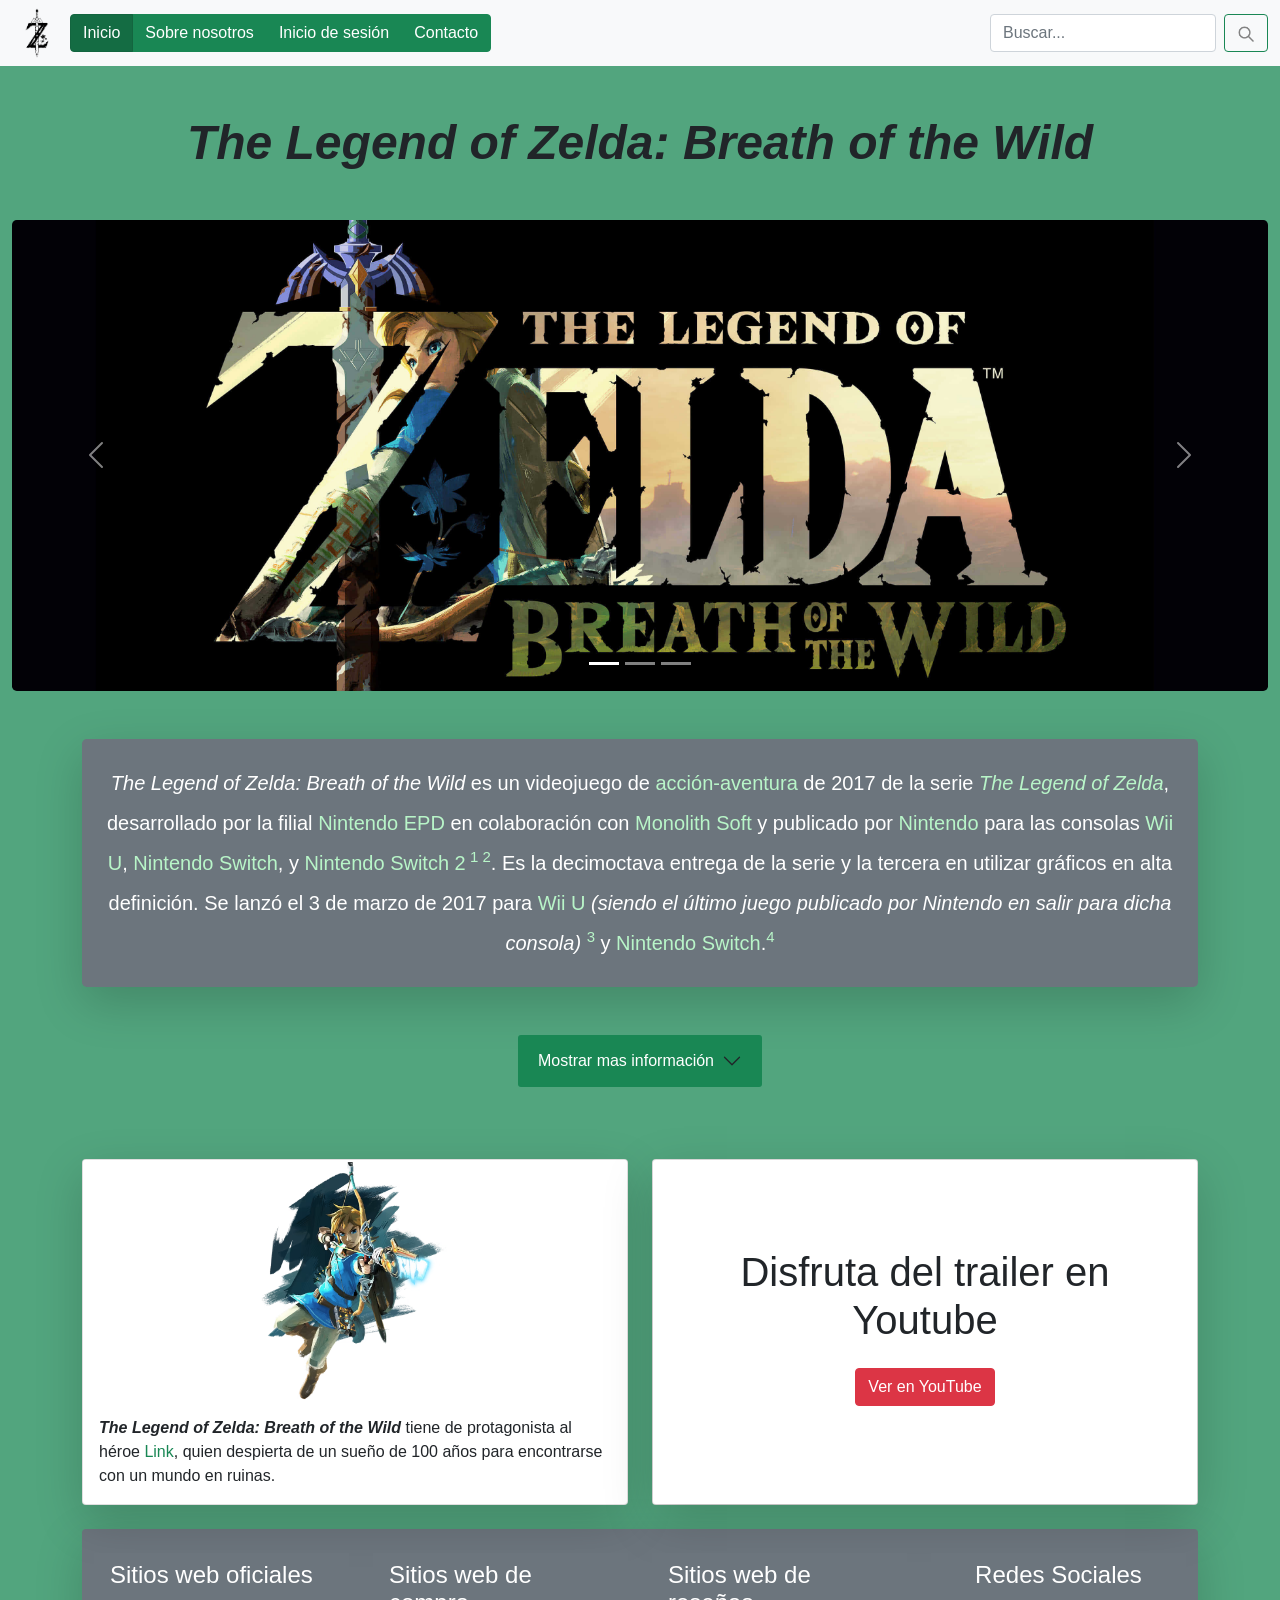
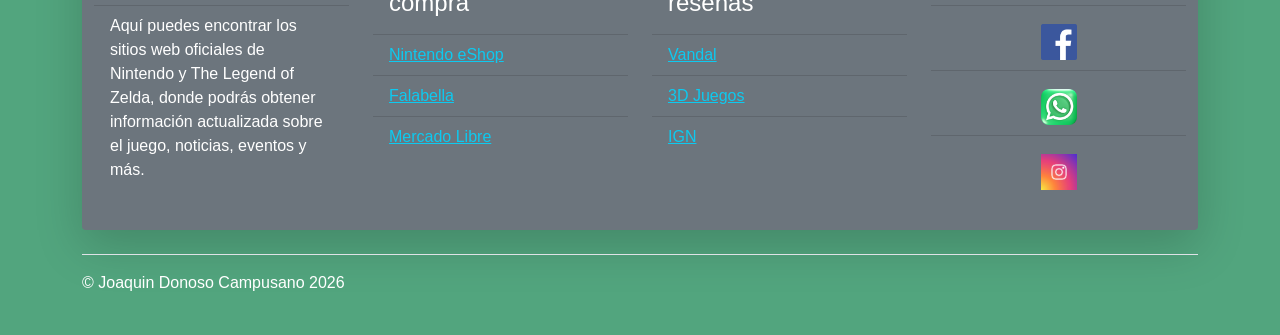
<file: index.html>
<!DOCTYPE html>
<html lang="es">
<head>
    <meta charset="UTF-8">
    <meta name="viewport" content="width=device-width, initial-scale=1.0">
    <title>Página de inicio (INDEX)</title>
    <link rel="icon" type="image/png" href="imagenes-zelda/logo-pagina.png" sizes="32x32">
    <link rel="stylesheet" href="styles/bootstrap-5.1.3-dist/css/bootstrap.min.css">
    <link rel="stylesheet" href="styles/estilos.css">
</head>

<body class="bg-success bg-opacity-75">
    <header>
        <nav class="navbar navbar-expand-lg navbar-light bg-light container-fluid">
            <img src="imagenes-zelda/logo-pequeño.png" alt="logozelda" class="logo">
            <button class="navbar-toggler" type="button" data-bs-toggle="collapse" data-bs-target="#navbarSupportedContent" aria-controls="navbarSupportedContent" aria-expanded="false" aria-label="Toggle navigation">
                <span class="navbar-toggler-icon"></span>
            </button>

            <div class="collapse navbar-collapse" id="navbarSupportedContent">
                <ul class="navbar-nav me-auto">
                    <li class="btn-group" role="group" aria-label="Basic example">
                        <a class="btn btn-success active" href="index.html" role="button" aria-current="page">Inicio</a>
                        <a class="btn btn-success" href="nosotros.html" role="button">Sobre nosotros</a>
                        <a class="btn btn-success" href="login.html" role="button">Inicio de sesión</a>
                        <a class="btn btn-success" href="contacto.html" role="button">Contacto</a>
                    </li>
                </ul>

                <form class="d-flex my-2 my-lg-0">
                    <input class="form-control me-sm-2" type="search" placeholder="Buscar..." aria-label="Search">
                    <button class="btn btn-outline-success my-2 my-sm-0" type="submit">
                        <img src="imagenes-zelda/lupa.png" alt="lupa_buscar" class="icono-buscar">
                    </button>
                </form>
             </div>
        </nav>
    </header>

    <section class="container-xl my-5">
         <div class="row">
            <div class="col-12">
                <h1 class="display-5 fw-bold text-center fst-italic mb-0">
                    The Legend of Zelda: Breath of the Wild
                </h1>
            </div>
        </div>
    </section>

    <section>
        <div id="carouselExampleIndicators" class="carousel slide container-fluid my-5">
            <div class="carousel-indicators">
                <button type="button" data-bs-target="#carouselExampleIndicators" data-bs-slide-to="0" class="active" aria-current="true" aria-label="Slide 1"></button>
                <button type="button" data-bs-target="#carouselExampleIndicators" data-bs-slide-to="1" aria-label="Slide 2"></button>
                <button type="button" data-bs-target="#carouselExampleIndicators" data-bs-slide-to="2" aria-label="Slide 3"></button>
            </div>
            <div class="carousel-inner">
                <div class="carousel-item active">
                    <img src="imagenes-zelda/wallpaper4k.jpg" alt="Imagen1Zelda" class="d-block w-80 rounded-3">
                </div>
                <div class="carousel-item">
                    <div class="ratio ratio-21x9 video-carrusel">
                        <video controls preload="metadata" playsinline>
                            <source src="imagenes-zelda/video-zelda.mp4" type="video/mp4">
                            Tu navegador no soporta la reproducción de video.
                        </video>
                    </div>
                </div>
                <div class="carousel-item">
                    <img src="imagenes-zelda/imagen3-zelda.png" alt="Imagen3Zelda" class="d-block w-80 rounded-3">
                </div>
            </div>
            <button class="carousel-control-prev" type="button" data-bs-target="#carouselExampleIndicators" data-bs-slide="prev">
                <span class="carousel-control-prev-icon" aria-hidden="true"></span>
                <span class="visually-hidden">Previous</span>
            </button>
            <button class="carousel-control-next" type="button" data-bs-target="#carouselExampleIndicators" data-bs-slide="next">
                <span class="carousel-control-next-icon" aria-hidden="true"></span>
                <span class="visually-hidden">Next</span>
            </button>
        </div>
    </section>

    <article class="rounded container-xl my-5">
        <p class="lead text-center lh-lg bg-secondary rounded-3 shadow-lg p-4 p-md-4 text-white">
            <em><strong>The Legend of Zelda: Breath of the Wild</strong></em> es un videojuego
            de <span class="texto-verde-claro">acción-aventura</span> de 2017 de la serie
            <em><span class="texto-verde-claro">The Legend of Zelda</span></em>,
            desarrollado por la filial <span class="texto-verde-claro">Nintendo EPD</span>
            en colaboración con <span class="texto-verde-claro">Monolith Soft</span> y publicado por
            <span class="texto-verde-claro">Nintendo</span> para las consolas <span class="texto-verde-claro">Wii U</span>,
            <span class="texto-verde-claro">Nintendo Switch</span>, y
            <span class="texto-verde-claro">Nintendo Switch 2<sup> 1 2</sup></span>. Es la
            decimoctava entrega de la serie y la tercera en utilizar gráficos en
            alta definición. Se lanzó el 3 de marzo de 2017 para <span class="texto-verde-claro">Wii U</span>
            <em>(siendo el último juego publicado por Nintendo en salir para dicha consola)</em>
            <span class="texto-verde-claro"><sup>3</sup></span> y
            <span class="texto-verde-claro">Nintendo Switch</span>.<span class="texto-verde-claro"><sup>4</sup></span>
        </p>
    </article>

    <section>
        <div class="accordion container-sm my-5" id="accordionExample">
            <div class="accordion-item">
                <h2 class="accordion-header" id="headingOne">
                    <button class="accordion-button collapsed" type="button" data-bs-toggle="collapse" data-bs-target="#collapseOne" aria-expanded="false" aria-controls="collapseOne">
                        Mostrar mas información
                    </button>
                </h2>

                <div id="collapseOne" class="accordion-collapse collapse" aria-labelledby="headingOne" data-bs-parent="#accordionExample">
                    <div class="accordion-body">
                        <div class="container">
                            <div class="row row-cols-2">
                                <div class="col text-center">
                                    <span class="texto_desplegable">1. «E3 2016: "The Legend of Zelda: Breath of The Wild" muestra su tráiler».</span>
                                </div>
                                <div class="col text-center">
                                    <span class="texto_desplegable">2. «The Legend of Zelda: Breath of the Wild Switch 2 Edition no incluirá sus dlcs. Vandal».</span>
                                </div>
                                <div class="col text-center">
                                    <span class="texto_desplegable">3. «Zelda Breath of the Wild será el último juego de Nintendo para Wii U». Eurogamer.es.</span>
                                </div>
                                <div class="col text-center">
                                    <span class="texto_desplegable">4. «The Legend of Zelda: Breath of the Wild saldrá a la venta el 3 de marzo de 2017». Eurogamer.es.</span>
                                </div>
                            </div>
                        </div>
                    </div>
                </div>
            </div>
        </div>
    </section>

    <section class="container-xl py-4">
        <div class="row align-items-stretch g-4">
            <div class="col-12 col-md-6">
                <div class="card tarjeta-personaje h-100 shadow-lg">
                    <img src="imagenes-zelda/imagen2-zelda.png" class="card-img-top" alt="Link">
                    <div class="card-body">
                        <p class="card-text">
                            <em><strong>The Legend of Zelda: Breath of the Wild</strong></em>
                            tiene de protagonista al héroe <span class="text-success">Link</span>,
                            quien despierta de un sueño de 100 años para encontrarse con un mundo en ruinas.
                        </p>
                    </div>
                </div>
            </div>
            <div class="col-12 col-md-6">
                <div class="card h-100">
                    <div class="card-body d-flex flex-column justify-content-center align-items-center text-center shadow-lg">
                        <h1 class="card-title">Disfruta del trailer en Youtube</p>
                        <button onclick="window.open('https://www.youtube.com/watch?v=ofH5ptn5w-A', '_blank')" class="btn btn-danger">Ver en YouTube</button>
                    </div>
                </div>
            </div>
        </div>
    </section>

    <aside class="container-xl my5">
        <div class="row mx-0 rounded bg-secondary py-4 shadow-lg">
            <div class="col">
                <ul class="list-group list-group-flush">
                    <li class="list-group-item bg-secondary text-white">
                        <h4>Sitios web oficiales</h4>
                    </li>
                    <li class="list-group-item bg-secondary text-white">
                        <p> Aquí puedes encontrar los sitios web oficiales de Nintendo y The Legend of Zelda, donde podrás obtener información actualizada sobre el juego, noticias, eventos y más.
                        </p>
                    </li>
                </ul>
            </div>

            <div class="col">
                <ul class="list-group list-group-flush">
                    <li class="list-group-item bg-secondary text-white">
                        <h4>Sitios web de compra</h4>
                        
                    </li>
                    <li class="list-group-item bg-secondary">
                        <a href="https://www.nintendo.com/es-cl/store/products/the-legend-of-zelda-breath-of-the-wild-switch/?srsltid=AU7gw4V14s-6I4wF00ZSldGZVlxAf1OIQEkdbyFGH-yXofG9So1y1Ynr" target="_blank" rel="noopener noreferrer" class="link-info">Nintendo eShop</a>
                    </li>
                    <li class="list-group-item bg-secondary">
                        <a href="https://www.falabella.com/falabella-cl/product/152741220/legend-of-zelda-breath-of-the-wild-n-switch-2/152741222" target="_blank" rel="noopener noreferrer" class="link-info">Falabella</a>
                    </li>
                    <li class="list-group-item bg-secondary">
                        <a href="https://www.mercadolibre.cl/the-legend-of-zelda-breath-of-the-wild-nintendo-switch-2/p/MLC49831420?matt_tool=16931662&amp;utm_source=google_shopping&amp;utm_medium=organic&amp;pdp_filters=item_id%3AMLC1624244183&amp;from=gshop" class="link-info">Mercado Libre</a>
                    </li>
                </ul>
            </div>
            <div class="col">
                <ul class="list-group list-group-flush">
                    <li class="list-group-item bg-secondary text-white">
                        <h4>Sitios web de reseñas</h4>
                    </li>
                    <li class="list-group-item bg-secondary">
                        <a href="https://vandal.elespanol.com/analisis/switch/the-legend-of-zelda-breath-of-the-wild/43030#p-83" class="link-info" target="_blank" rel="noopener noreferrer">Vandal</a>
                    </li>
                    <li class="list-group-item bg-secondary">
                        <a href="https://www.3djuegos.com/juegos/the-legend-of-zelda-breath-of-the-wild/analisis/es-leyenda-170302-7920" class="link-info" target="_blank" rel="noopener noreferrer">3D Juegos</a>
                    </li>
                    <li class="list-group-item bg-secondary">
                        <a href="https://www.ign.com/articles/2017/03/02/the-legend-of-zelda-breath-of-the-wild-review" class="link-info" target="_blank" rel="noopener noreferrer">IGN</a>
                    </li>
                </ul>
            </div>
            <div class="col">
                <ul class="list-group list-group-flush grupo_redes">
                    <li class="list-group-item bg-secondary text-white">
                        <h4>Redes Sociales</h4>
                    </li>
                    <li class="list-group-item bg-secondary">
                        <a href="https://www.facebook.com/LegendofZelda" class="link-info">
                            <img src="imagenes-zelda/fb.png" alt="Facebook">
                        </a>
                    </li>
                    <li class="list-group-item bg-secondary">
                        <a href="https://whatsapp.com/channel/0029VaTkyaQLY6d8rj26pM0A" class="link-info">
                            <img src="imagenes-zelda/wsp.webp" alt="WhatsApp">
                        </a>
                    </li>

                    <li class="list-group-item bg-secondary">
                        <a href="https://www.instagram.com/nintendoamerica/" class="link-info">
                            <img src="imagenes-zelda/ig.avif"  alt="Instagram">
                        </a>
                    </li>
                </ul>
            </div>
        </div>
    </aside>

    <footer class="container">
        <div class="d-flex flex-wrap justify-content-between align-items-center py-3 my-4 border-top">
            <div class="col-md-4 d-flex align-items-center">
                <span class="text-white">© Joaquin Donoso Campusano 2026</span>
            </div>
        </div>
    </footer>
    <script src="styles/bootstrap-5.1.3-dist/js/bootstrap.bundle.min.js"></script>
</body>
</html>
</file>
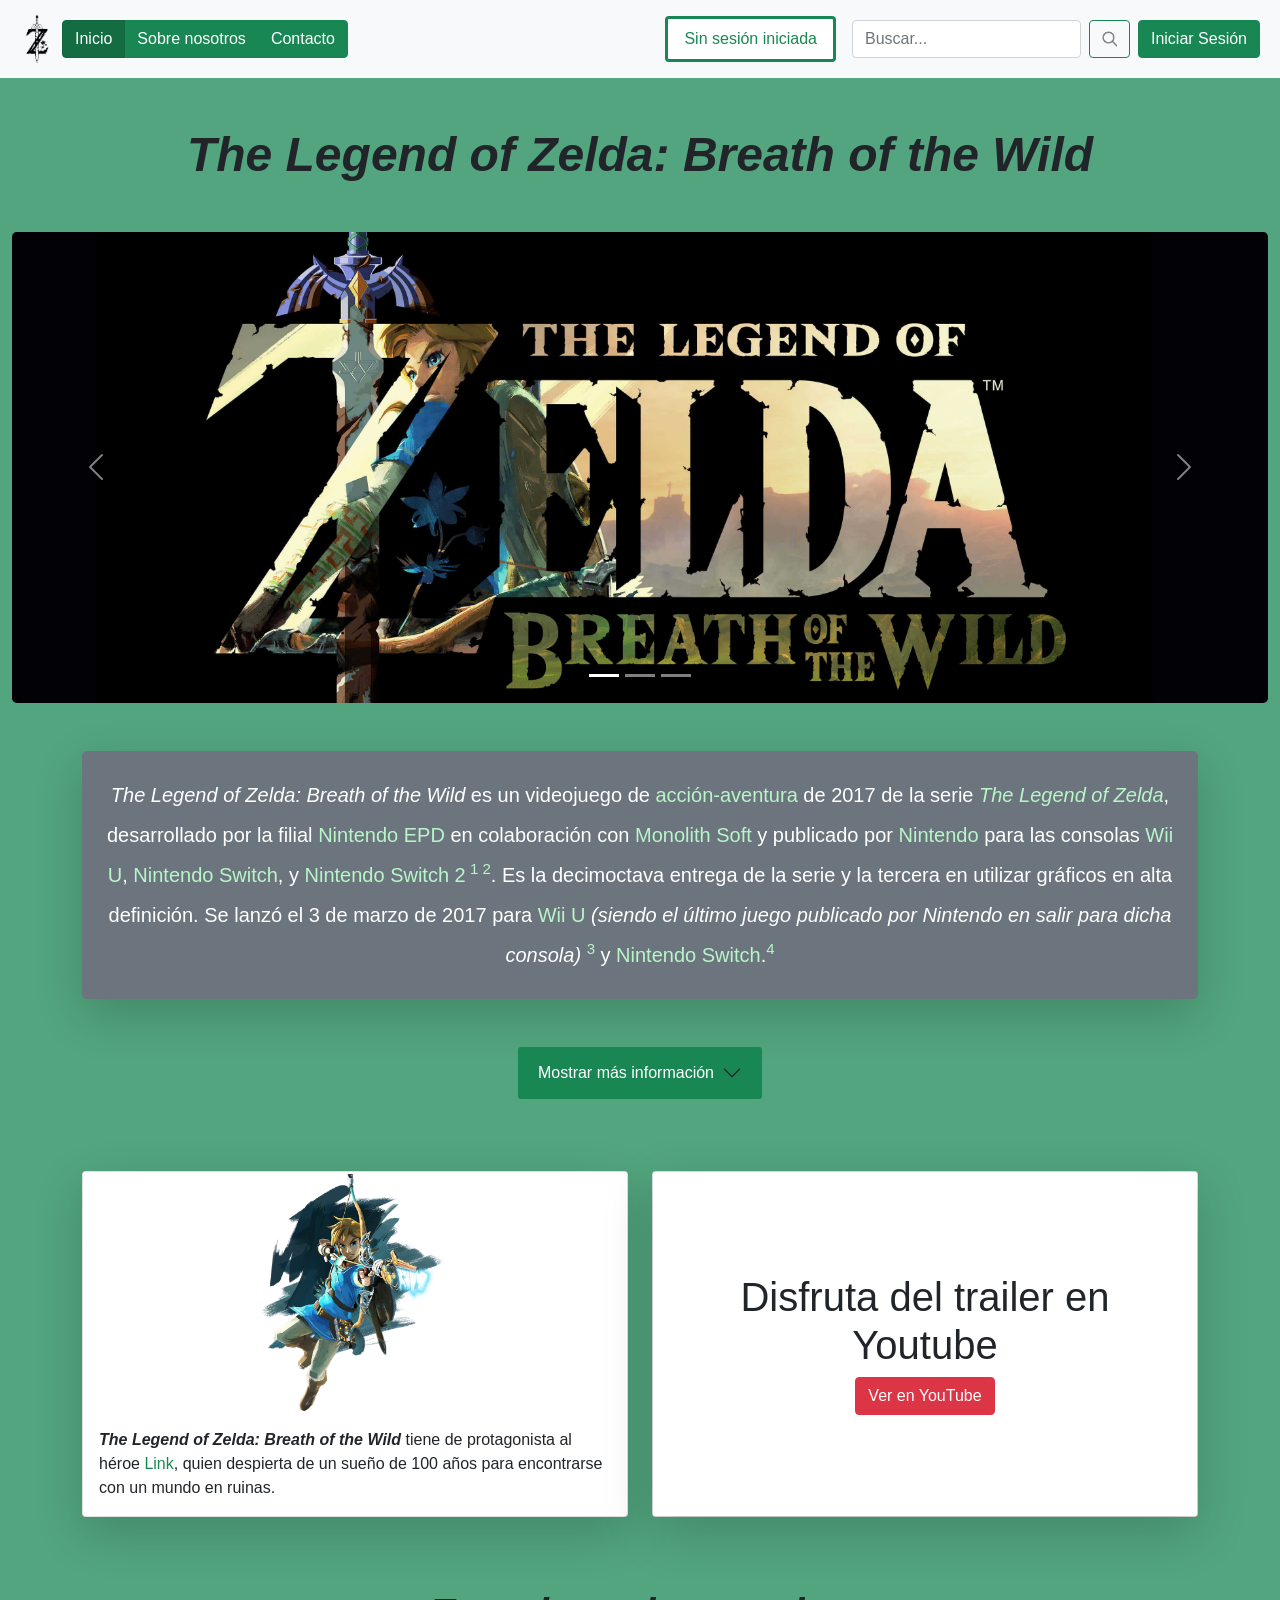
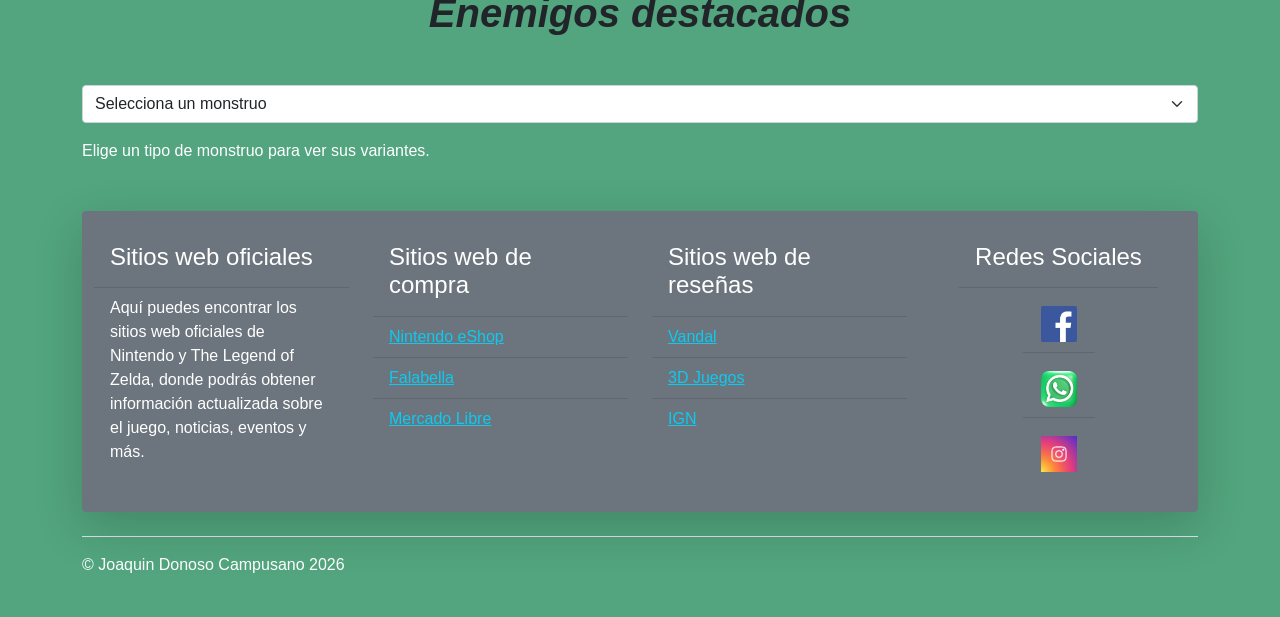
<file: pages/index.html>
<!DOCTYPE html>
<html lang="es">
<head>
    <meta charset="UTF-8">
    <meta name="viewport" content="width=device-width, initial-scale=1.0">
    <title>Página de inicio (INDEX)</title>
    <link rel="icon" type="image/png" href="../imagenes-zelda/logo-pagina.png" sizes="32x32">
    <link rel="stylesheet" href="../styles/bootstrap-5.1.3-dist/css/bootstrap.min.css">
    <link rel="stylesheet" href="../styles/styles.css">
</head>

<body class="bg-success bg-opacity-75">
    <header>
        <nav class="navbar navbar-expand-lg navbar-light bg-light container-fluid">
            <img src="../imagenes-zelda/logo-pequeño.png" alt="logozelda" class="logo">
            <button class="navbar-toggler" type="button" data-bs-toggle="collapse" data-bs-target="#navbarSupportedContent" aria-controls="navbarSupportedContent" aria-expanded="false" aria-label="Toggle navigation">
                <span class="navbar-toggler-icon"></span>
            </button>

            <div class="collapse navbar-collapse" id="navbarSupportedContent">
                <ul class="navbar-nav me-auto">
                    <li class="btn-group" role="group" aria-label="Basic example">
                        <a class="btn btn-success active" href="index.html" role="button" aria-current="page">Inicio</a>
                        <a class="btn btn-success" href="nosotros.html" role="button">Sobre nosotros</a>
                        <a class="btn btn-success" href="contacto.html" role="button">Contacto</a>
                    </li>
                </ul>

                <div class="d-flex align-items-center bg-white border border-success border-3 rounded px-3 py-2 mx-lg-3 my-2">
                    <p class="text-success mb-0" id="Nombre_usuario">Sin sesión iniciada</p>
                </div>

                <form class="d-flex my-2 my-lg-0">
                    <input class="form-control me-sm-2" type="search" placeholder="Buscar..." aria-label="Search">
                    <button class="btn btn-outline-success my-2 my-sm-0" type="submit">
                        <img src="../imagenes-zelda/lupa.png" alt="lupa_buscar" class="icono-buscar">
                    </button>
                </form>

                <button type="button" class="btn btn-success mx-2" data-bs-toggle="modal" data-bs-target="#exampleModal">
                    Iniciar Sesión
                </button>

                <div class="modal fade" id="exampleModal" tabindex="-1" aria-labelledby="exampleModalLabel" aria-hidden="true">
                    <div class="modal-dialog modal-dialog-centered">
                        <div class="modal-content rounded-5 shadow">
                            <div class="modal-header border-bottom-0 p-4">
                                <h2 class="fw-bold mb-0 text-center w-100" id="exampleModalLabel">Inicio de sesión</h2>
                            </div>

                            <div class="modal-body p-4 pt-0">
                                <form id="form_sesion">
                                    <div id ="campos-sesion">
                                        <div class="form-floating mb-3">
                                            <input type="text" class="form-control rounded-4" id="floatingNombre" name="nombre" placeholder="Nombre de usuario" autocomplete="username" required>
                                            <label for="floatingNombre">Nombre de usuario</label>
                                        </div>
                                        <div class="form-floating mb-3">
                                            <input type="email" class="form-control rounded-4" id="floatingCorreo" name="correo" placeholder="Correo electronico" autocomplete="email" required>
                                            <label for="floatingCorreo">Correo electrónico</label>
                                        </div>
                                        <div class="form-floating mb-3">
                                            <input type="password" class="form-control rounded-4" id="floatingPassword" name="contrasena" placeholder="Contraseña" autocomplete="current-password" required>
                                            <label for="floatingPassword">Contraseña</label>
                                        </div>
                                        <button class="w-100 mb-2 btn btn-lg rounded-4 btn-outline-success" type="submit" id="boton_sesion">Iniciar sesión</button>
                                        <small class="text-muted d-block">Al iniciar sesión aceptas los términos de uso.</small>
                                        <hr class="my-4">

                                        <h2 class="fs-5 fw-bold mb-3 text-center">O</h2>

                                        <div class="accordion container-sm" id="accordionExample">
                                            <div class="accordion-item">
                                                <h2 class="accordion-header" id="headingOne">
                                                    <button class="accordion-button collapsed" type="button" data-bs-toggle="collapse" data-bs-target="#collapseOne" aria-expanded="false" aria-controls="collapseOne">
                                                        Mas formas de iniciar sesion
                                                    </button>
                                                </h2>

                                                <div id="collapseOne" class="accordion-collapse collapse" aria-labelledby="headingOne" data-bs-parent="#accordionExample">
                                                    <div class="accordion-body">
                                                        <button class="w-100 py-2 mb-2 btn btn-outline-dark rounded-4" type="button">
                                                            <img src="../imagenes-zelda/X_logo_2023.svg.webp" alt="logo-fb" width="20" height="20" class="me-2">
                                                                Iniciar sesión con X
                                                        </button>
                                                        <button class="w-100 py-2 mb-2 btn btn-outline-primary rounded-4" type="button">
                                                            <img src="../imagenes-zelda/2023_Facebook_icon.svg.webp" alt="logo-fb" width="20" height="20" class="me-2">
                                                                Iniciar sesión con Facebook
                                                        </button>
                                                        <button class="w-100 py-2 mb-2 btn btn-outline-secondary rounded-4" type="button">
                                                            <img src="../imagenes-zelda/GitHub_Invertocat_Black.png" alt="logo-fb" width="20" height="20" class="me-2">
                                                                Iniciar sesión con GitHub
                                                        </button>
                                                    </div>
                                                </div>
                                            </div>
                                        </div>
                                    </div>
                                    
                                    <div class="mensaje-bienvenida d-flex flex-column my-2 my-lg-0 text-center d-none" id="mensajeBienvenida" aria-live="polite">
                                        <h1 class="text-success mb-1" id="textoBienvenida"></h1>
                                        <h3 class="text-success mb-1" id="correoBienvenida"></h3>
                                        <p class="text-success mb-0">¡Sesión iniciada correctamente!</p>
                                    </div>
                                </form>
                                
                                <hr class="my-4">

                                <div class="modal-footer border-top-0 pt-0 justify-content-center">
                                    <button type="button" class="btn btn-danger" data-bs-dismiss="modal">Cerrar</button>
                                </div>
                            </div>
                        </div>
                    </div>
                </div>
            </div>
        </nav>
    </header>

    <section class="aparecer-scroll container-xl my-5">
        <div class="row">
            <div class="col-12">
                <h1 class="display-5 fw-bold text-center fst-italic mb-0">
                    The Legend of Zelda: Breath of the Wild
                </h1>
            </div>
        </div>
    </section>

    <section class="aparecer-scroll">
        <div id="carouselExampleIndicators" class="carousel slide container-fluid my-5">
            <div class="carousel-indicators">
                <button type="button" data-bs-target="#carouselExampleIndicators" data-bs-slide-to="0" class="active" aria-current="true" aria-label="Slide 1"></button>
                <button type="button" data-bs-target="#carouselExampleIndicators" data-bs-slide-to="1" aria-label="Slide 2"></button>
                <button type="button" data-bs-target="#carouselExampleIndicators" data-bs-slide-to="2" aria-label="Slide 3"></button>
            </div>
            <div class="carousel-inner">
                <div class="carousel-item active">
                    <img src="../imagenes-zelda/wallpaper4k.jpg" alt="Imagen1Zelda" class="d-block w-80 rounded-3">
                </div>
                <div class="carousel-item">
                    <div class="ratio ratio-21x9 video-carrusel">
                        <video controls preload="metadata" playsinline>
                            <source src="../imagenes-zelda/video-zelda.mp4" type="video/mp4">
                            Tu navegador no soporta la reproducción de video.
                        </video>
                    </div>
                </div>
                <div class="carousel-item">
                    <img src="../imagenes-zelda/imagen3-zelda.png" alt="Imagen3Zelda" class="d-block w-80 rounded-3">
                </div>
            </div>
            <button class="carousel-control-prev" type="button" data-bs-target="#carouselExampleIndicators" data-bs-slide="prev">
                <span class="carousel-control-prev-icon" aria-hidden="true"></span>
                <span class="visually-hidden">Previous</span>
            </button>
            <button class="carousel-control-next" type="button" data-bs-target="#carouselExampleIndicators" data-bs-slide="next">
                <span class="carousel-control-next-icon" aria-hidden="true"></span>
                <span class="visually-hidden">Next</span>
            </button>
        </div>
    </section>

    <article class="aparecer-scroll rounded container-xl my-5">
        <p class="lead text-center lh-lg bg-secondary rounded-3 shadow-lg p-4 p-md-4 text-white" id="article">
            <em><strong>The Legend of Zelda: Breath of the Wild</strong></em> es un videojuego
            de <span class="texto-verde-claro">acción-aventura</span> de 2017 de la serie
            <em><span class="texto-verde-claro">The Legend of Zelda</span></em>,
            desarrollado por la filial <span class="texto-verde-claro">Nintendo EPD</span>
            en colaboración con <span class="texto-verde-claro">Monolith Soft</span> y publicado por
            <span class="texto-verde-claro">Nintendo</span> para las consolas <span class="texto-verde-claro">Wii U</span>,
            <span class="texto-verde-claro">Nintendo Switch</span>, y
            <span class="texto-verde-claro">Nintendo Switch 2<sup> 1 2</sup></span>. Es la
            decimoctava entrega de la serie y la tercera en utilizar gráficos en
            alta definición. Se lanzó el 3 de marzo de 2017 para <span class="texto-verde-claro">Wii U</span>
            <em>(siendo el último juego publicado por Nintendo en salir para dicha consola)</em>
            <span class="texto-verde-claro"><sup>3</sup></span> y
            <span class="texto-verde-claro">Nintendo Switch</span>.<span class="texto-verde-claro"><sup>4</sup></span>
        </p>
    </article>

    <section class="aparecer-scroll">
        <div class="accordion container-sm my-5" id="accordionExample">
            <div class="accordion-item">
                <h2 class="accordion-header" id="headingOne">
                    <button class="accordion-button collapsed" type="button" data-bs-toggle="collapse" data-bs-target="#collapseOne" aria-expanded="false" aria-controls="collapseOne">
                        Mostrar más información
                    </button>
                </h2>

                <div id="collapseOne" class="accordion-collapse collapse" aria-labelledby="headingOne" data-bs-parent="#accordionExample">
                    <div class="accordion-body">
                        <div class="container">
                            <div class="row row-cols-2">
                                <div class="col text-center">
                                    <span class="texto_desplegable">1. «E3 2016: "The Legend of Zelda: Breath of The Wild" muestra su tráiler».</span>
                                </div>
                                <div class="col text-center">
                                    <span class="texto_desplegable">2. «The Legend of Zelda: Breath of the Wild Switch 2 Edition no incluirá sus dlcs. Vandal».</span>
                                </div>
                                <div class="col text-center">
                                    <span class="texto_desplegable">3. «Zelda Breath of the Wild será el último juego de Nintendo para Wii U». Eurogamer.es.</span>
                                </div>
                                <div class="col text-center">
                                    <span class="texto_desplegable">4. «The Legend of Zelda: Breath of the Wild saldrá a la venta el 3 de marzo de 2017». Eurogamer.es.</span>
                                </div>
                            </div>
                        </div>
                    </div>
                </div>
            </div>
        </div>
    </section>

    <section class="aparecer-scroll container-xl py-4">
        <div class="row align-items-stretch g-4">
            <div class="col-12 col-md-6">
                <div class="card tarjeta-personaje h-100 shadow-lg" id="card-index1">
                    <img src="../imagenes-zelda/imagen2-zelda.png" class="card-img-top" alt="Link">
                    <div class="card-body">
                        <p class="card-text">
                            <em><strong>The Legend of Zelda: Breath of the Wild</strong></em>
                            tiene de protagonista al héroe <span class="text-success">Link</span>,
                            quien despierta de un sueño de 100 años para encontrarse con un mundo en ruinas.
                        </p>
                    </div>
                </div>
            </div>
            <div class="col-12 col-md-6">
                <div class="card h-100" id="card-index2">
                    <div class="card-body d-flex flex-column justify-content-center align-items-center text-center shadow-lg">
                        <h1 class="card-title">Disfruta del trailer en Youtube</h1>
                        <button onclick="window.open('https://www.youtube.com/watch?v=ofH5ptn5w-A', '_blank')" class="btn btn-danger">Ver en YouTube</button>
                    </div>
                </div>
            </div>
        </div>
    </section>

    <section id="monstruos-destacados" class="aparecer-scroll container-xl my-5" aria-busy="false">
        <h1 class="fw-bold text-center fst-italic m-5">Enemigos destacados</h1>
        <select id="selector-monstruo" class="form-select" aria-label="Elige un tipo de monstruo">
            <option value="" selected disabled>Selecciona un monstruo</option>
            <option value="bokoblin">Bokoblin</option>
            <option value="calamity ganon">Calamity Ganon</option>
            <option value="chuchu">Chuchu (slime)</option>
            <option value="dark beast ganon">Dark Beast Ganon</option>
            <option value="dinraal">Dinraal</option>
            <option value="farosh">Farosh</option>
            <option value="fireblight ganon">Fireblight Ganon</option>
            <option value="guardian">Guardian</option>
            <option value="guardian scout">Guardian Scout</option>
            <option value="guardian skywatcher">Guardian Skywatcher</option>
            <option value="guardian stalker">Guardian Stalker</option>
            <option value="guardian turret">Guardian Turret</option>
            <option value="hinox">Hinox</option>
            <option value="keese">Keese</option>
            <option value="lizalfos">Lizalfos</option>
            <option value="lynel">Lynel</option>
            <option value="master kohga">Master Kohga</option>
            <option value="moblin">Moblin</option>
            <option value="molduga">Molduga</option>
            <option value="monk maz koshia">Monk Maz Koshia</option>
            <option value="naydra">Naydra</option>
            <option value="octorok">Octorok</option>
            <option value="pebblit">Pebblit</option>
            <option value="sentry">Sentry</option>
            <option value="talus">Talus</option>
            <option value="thunderblight ganon">Thunderblight Ganon</option>
            <option value="waterblight ganon">Waterblight Ganon</option>
            <option value="windblight ganon">Windblight Ganon</option>
            <option value="wizzrobe">Wizzrobe</option>
            <option value="yiga blademaster">Yiga Blademaster</option>
            <option value="yiga footsoldier">Yiga Footsoldier</option>
        </select>
        <div id="monstruos-cargando" class="d-none d-flex justify-content-center align-items-center gap-2 my-3" role="status">
            <span class="spinner-border text-light" aria-hidden="true"></span>
            <span class="text-white">Cargando monstruos...</span>
        </div>
        <p id="monstruos-resultado" class="text-white mt-3" aria-live="polite">Elige un tipo de monstruo para ver sus variantes.</p>
        <div id="monstruos-cartas" class="row row-cols-1 row-cols-sm-2 row-cols-lg-3 row-cols-xl-5 g-3"></div>
    </section>

    <aside class="aparecer-scroll container-xl my5">
        <div class="row mx-0 rounded bg-secondary py-4 shadow-lg">
            <div class="col">
                <ul class="list-group list-group-flush">
                    <li class="list-group-item bg-secondary text-white">
                        <h4>Sitios web oficiales</h4>
                    </li>
                    <li class="list-group-item bg-secondary text-white">
                        <p> Aquí puedes encontrar los sitios web oficiales de Nintendo y The Legend of Zelda, donde podrás obtener información actualizada sobre el juego, noticias, eventos y más.
                        </p>
                    </li>
                </ul>
            </div>

            <div class="col">
                <ul class="list-group list-group-flush">
                    <li class="list-group-item bg-secondary text-white">
                        <h4>Sitios web de compra</h4>
                        
                    </li>
                    <li class="list-group-item bg-secondary">
                        <a href="https://www.nintendo.com/es-cl/store/products/the-legend-of-zelda-breath-of-the-wild-switch/?srsltid=AU7gw4V14s-6I4wF00ZSldGZVlxAf1OIQEkdbyFGH-yXofG9So1y1Ynr" target="_blank" rel="noopener noreferrer" class="link-info">Nintendo eShop</a>
                    </li>
                    <li class="list-group-item bg-secondary">
                        <a href="https://www.falabella.com/falabella-cl/product/152741220/legend-of-zelda-breath-of-the-wild-n-switch-2/152741222" target="_blank" rel="noopener noreferrer" class="link-info">Falabella</a>
                    </li>
                    <li class="list-group-item bg-secondary">
                        <a href="https://www.mercadolibre.cl/the-legend-of-zelda-breath-of-the-wild-nintendo-switch-2/p/MLC49831420?matt_tool=16931662&amp;utm_source=google_shopping&amp;utm_medium=organic&amp;pdp_filters=item_id%3AMLC1624244183&amp;from=gshop" class="link-info">Mercado Libre</a>
                    </li>
                </ul>
            </div>
            <div class="col">
                <ul class="list-group list-group-flush">
                    <li class="list-group-item bg-secondary text-white">
                        <h4>Sitios web de reseñas</h4>
                    </li>
                    <li class="list-group-item bg-secondary">
                        <a href="https://vandal.elespanol.com/analisis/switch/the-legend-of-zelda-breath-of-the-wild/43030#p-83" class="link-info" target="_blank" rel="noopener noreferrer">Vandal</a>
                    </li>
                    <li class="list-group-item bg-secondary">
                        <a href="https://www.3djuegos.com/juegos/the-legend-of-zelda-breath-of-the-wild/analisis/es-leyenda-170302-7920" class="link-info" target="_blank" rel="noopener noreferrer">3D Juegos</a>
                    </li>
                    <li class="list-group-item bg-secondary">
                        <a href="https://www.ign.com/articles/2017/03/02/the-legend-of-zelda-breath-of-the-wild-review" class="link-info" target="_blank" rel="noopener noreferrer">IGN</a>
                    </li>
                </ul>
            </div>
            <div class="col">
                <ul class="list-group list-group-flush grupo_redes">
                    <li class="list-group-item bg-secondary text-white">
                        <h4>Redes Sociales</h4>
                    </li>
                    <li class="list-group-item bg-secondary">
                        <a href="https://www.facebook.com/LegendofZelda" class="link-info">
                            <img src="../imagenes-zelda/fb.png" alt="Facebook">
                        </a>
                    </li>
                    <li class="list-group-item bg-secondary">
                        <a href="https://whatsapp.com/channel/0029VaTkyaQLY6d8rj26pM0A" class="link-info">
                            <img src="../imagenes-zelda/wsp.webp" alt="WhatsApp">
                        </a>
                    </li>

                    <li class="list-group-item bg-secondary">
                        <a href="https://www.instagram.com/nintendoamerica/" class="link-info">
                            <img src="../imagenes-zelda/ig.avif"  alt="Instagram">
                        </a>
                    </li>
                </ul>
            </div>
        </div>
    </aside>

    <footer class="container">
        <div class="d-flex flex-wrap justify-content-between align-items-center py-3 my-4 border-top">
            <div class="col-md-4 d-flex align-items-center">
                <span class="text-white">© Joaquin Donoso Campusano 2026</span>
            </div>
        </div>
    </footer>
    
    <button class="btn btn-light boton_volver_fijar rounded-circle" id="btn_volver">
        <img src="../imagenes-zelda/flecha.png" alt="flecha" class="icono-flecha">
    </button>

    <script src="../styles/bootstrap-5.1.3-dist/js/bootstrap.bundle.min.js"></script>
    <script src="../scripts/script.js"></script>
    <script src="../scripts/API.js"></script>
</body>
</html>
</file>
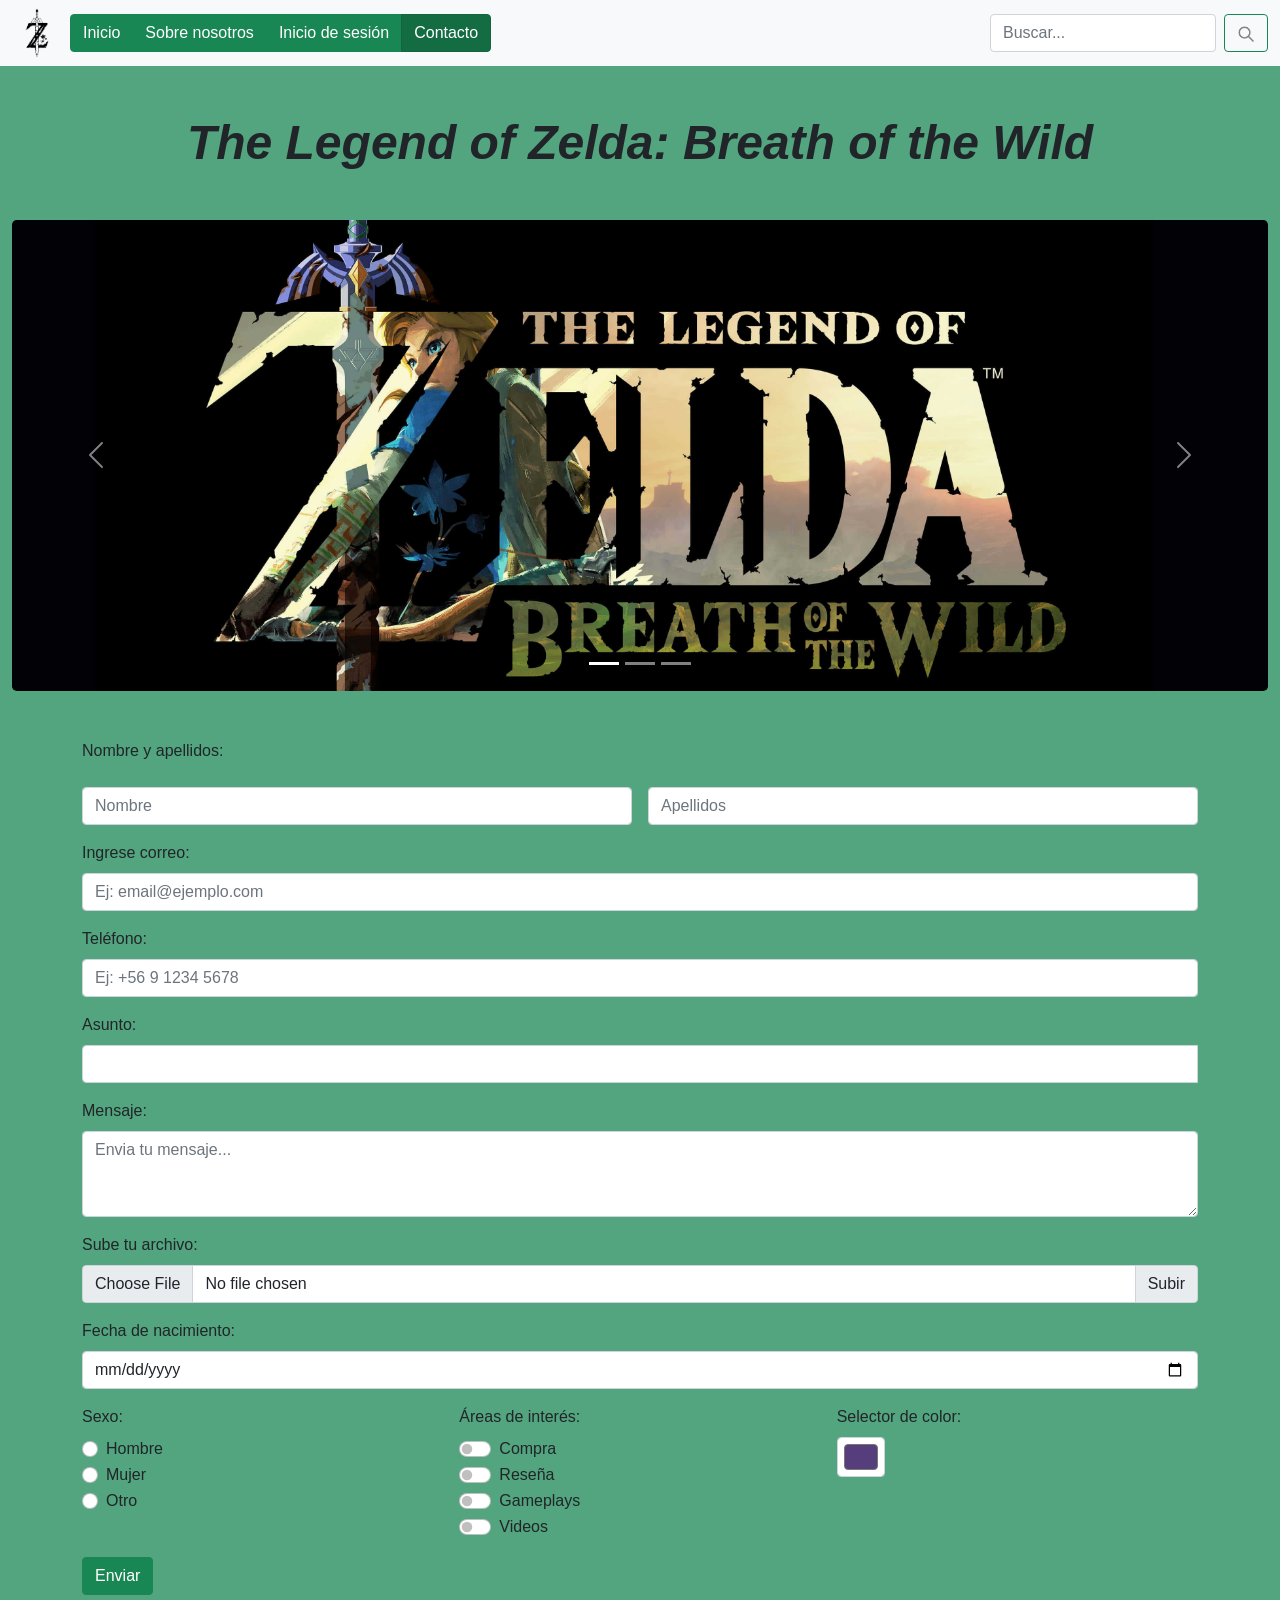
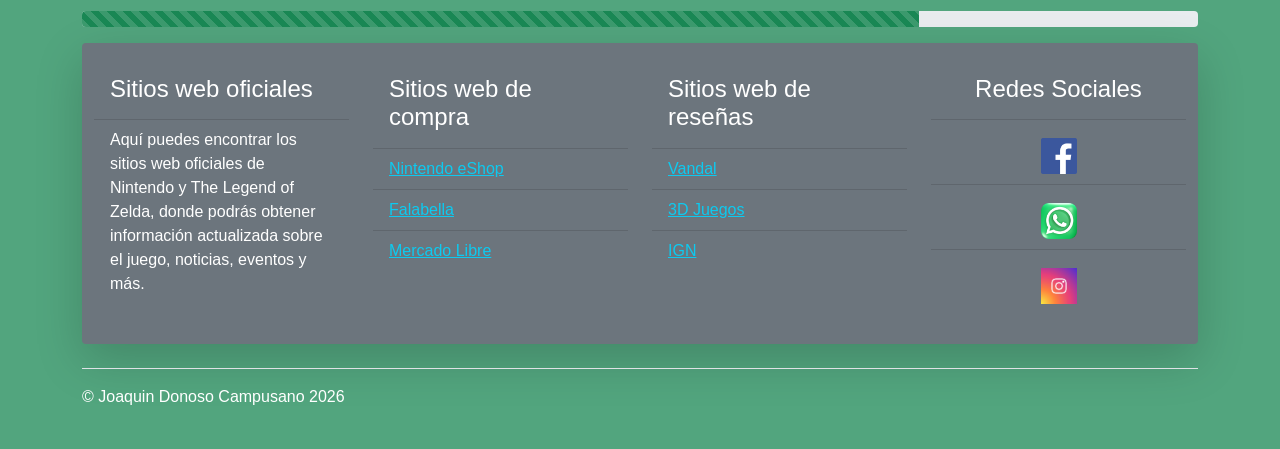
<file: contacto.html>
<!DOCTYPE html>
<html lang="es">
<head>
    <meta charset="UTF-8">
    <meta name="viewport" content="width=device-width, initial-scale=1.0">
    <title>Página de contacto</title>
    <link rel="icon" type="image/png" href="imagenes-zelda/logo-pagina.png" sizes="32x32">
    <link rel="stylesheet" href="styles/bootstrap-5.1.3-dist/css/bootstrap.min.css">
    <link rel="stylesheet" href="styles/estilos.css">
    
</head>

<body class="bg-success bg-opacity-75">
    <header>
        <nav class="navbar navbar-expand-lg navbar-light bg-light container-fluid">
            <img src="imagenes-zelda/logo-pequeño.png" alt="logozelda" class="logo">
            <button class="navbar-toggler" type="button" data-bs-toggle="collapse" data-bs-target="#navbarSupportedContent" aria-controls="navbarSupportedContent" aria-expanded="false" aria-label="Toggle navigation">
                <span class="navbar-toggler-icon"></span>
            </button>

            <div class="collapse navbar-collapse" id="navbarSupportedContent">
                <ul class="navbar-nav me-auto">
                    <li class="btn-group" role="group" aria-label="Basic example">
                        <a class="btn btn-success" href="index.html" role="button">Inicio</a>
                        <a class="btn btn-success" href="nosotros.html" role="button">Sobre nosotros</a>
                        <a class="btn btn-success" href="login.html" role="button">Inicio de sesión</a>
                        <a class="btn btn-success active" href="contacto.html" role="button" aria-current="page">Contacto</a>
                    </li>
                </ul>

                <form class="d-flex my-2 my-lg-0">
                    <input class="form-control me-sm-2" type="search" placeholder="Buscar..." aria-label="Search">
                    <button class="btn btn-outline-success my-2 my-sm-0" type="submit">
                        <img src="imagenes-zelda/lupa.png" alt="lupa_buscar" class="icono-buscar">
                    </button>
                </form>
            </div>
        </nav>
    </header>

    <section class="container-xl my-5">
         <div class="row">
            <div class="col-12">
                <h1 class="display-5 fw-bold text-center fst-italic mb-0">
                    The Legend of Zelda: Breath of the Wild
                </h1>
            </div>
        </div>
    </section>

    <section>
        <div id="carouselExampleIndicators" class="carousel slide container-fluid my-5">
            <div class="carousel-indicators">
                <button type="button" data-bs-target="#carouselExampleIndicators" data-bs-slide-to="0" class="active" aria-current="true" aria-label="Slide 1"></button>
                <button type="button" data-bs-target="#carouselExampleIndicators" data-bs-slide-to="1" aria-label="Slide 2"></button>
                <button type="button" data-bs-target="#carouselExampleIndicators" data-bs-slide-to="2" aria-label="Slide 3"></button>
            </div>
            <div class="carousel-inner">
                <div class="carousel-item active">
                    <img src="imagenes-zelda/wallpaper4k.jpg" alt="Imagen1Zelda" class="d-block w-80 rounded-3">
                </div>
                <div class="carousel-item">
                    <div class="ratio ratio-21x9 video-carrusel">
                        <video controls preload="metadata" playsinline>
                            <source src="imagenes-zelda/video-zelda.mp4" type="video/mp4">
                            Tu navegador no soporta la reproducción de video.
                        </video>
                    </div>
                </div>
                <div class="carousel-item">
                    <img src="imagenes-zelda/imagen3-zelda.png" alt="Imagen3Zelda" class="d-block w-80 rounded-3">
                </div>
            </div>
            <button class="carousel-control-prev" type="button" data-bs-target="#carouselExampleIndicators" data-bs-slide="prev">
                <span class="carousel-control-prev-icon" aria-hidden="true"></span>
                <span class="visually-hidden">Previous</span>
            </button>
            <button class="carousel-control-next" type="button" data-bs-target="#carouselExampleIndicators" data-bs-slide="next">
                <span class="carousel-control-next-icon" aria-hidden="true"></span>
                <span class="visually-hidden">Next</span>
            </button>
        </div>
    </section>

    <form id="form-contacto-bootstrap" class="container-xl" action="#" method="POST">
        <div class="row g-3 mb-3">
            <label class="form-label">Nombre y apellidos:</label>
            <div class="col">
                <input type="text" class="form-control" placeholder="Nombre" aria-label="First name">
            </div>
            <div class="col">
                <input type="text" class="form-control" placeholder="Apellidos" aria-label="Last name">
            </div>
        </div>

        <label for="Email" class="form-label">Ingrese correo:</label>
        <div class="input-group mb-3">
            <input type="email" placeholder="Ej: email@ejemplo.com" class="form-control" id="Email">
        </div>

        <label for="telefono-contacto" class="form-label">Teléfono:</label>
        <div class="input-group mb-3">
            <input type="tel" class="form-control" id="telefono-contacto" name="telefono" placeholder="Ej: +56 9 1234 5678" autocomplete="tel">
        </div>

        <label for="exampleDataList" class="form-label">Asunto:</label>
        <div class="input-group mb-3">
            <input class="form-control" list="datalistOptions" id="exampleDataList">
            <datalist id="datalistOptions">
                <option value="Otro">
                <option value="Soporte">
                <option value="Consulta">
            </datalist>
        </div>

        <label for="exampleFormControlTextarea1" class="form-label">Mensaje:</label>
        <div class="input-group mb-3">
            <textarea class="form-control" id="exampleFormControlTextarea1" rows="3" placeholder="Envia tu mensaje..."></textarea>
        </div>

        <label class="form-label">Sube tu archivo:</label>
        <div class="input-group mb-3">
            <input type="file" class="form-control" id="inputGroupFile02">
            <label class="input-group-text" for="inputGroupFile02">Subir</label>
        </div>

        <label for="fecha-nacimiento" class="form-label">Fecha de nacimiento:</label>
        <div class="input-group mb-3">
            <input type="date" class="form-control" id="fecha-nacimiento" name="fecha_nacimiento">
        </div>

        <div class="row g-3 mb-3">
            <div class="col-12 col-md-4">
                <label class="form-label">Sexo:</label>
                <div class="form-check">
                    <input class="form-check-input" type="radio" name="sexo" value="hombre" id="flexRadio1">
                    <label class="form-check-label" for="flexRadio1">Hombre</label>
                </div>
                <div class="form-check">
                    <input class="form-check-input" type="radio" name="sexo" value="mujer" id="flexRadio2">
                    <label class="form-check-label" for="flexRadio2">Mujer</label>
                </div>
                <div class="form-check">
                    <input class="form-check-input" type="radio" name="sexo" value="otro" id="flexRadio3">
                    <label class="form-check-label" for="flexRadio3">Otro</label>
                </div>
            </div>

            <div class="col-12 col-md-4">
                <label class="form-label">Áreas de interés:</label>
                <div class="form-check form-switch">
                    <input class="form-check-input" type="checkbox" role="switch" id="flexSwitch1">
                    <label class="form-check-label" for="flexSwitch1">Compra</label>
                </div>
                <div class="form-check form-switch">
                    <input class="form-check-input" type="checkbox" role="switch" id="flexSwitch2">
                    <label class="form-check-label" for="flexSwitch2">Reseña</label>
                </div>
                <div class="form-check form-switch">
                    <input class="form-check-input" type="checkbox" role="switch" id="flexSwitch3">
                    <label class="form-check-label" for="flexSwitch3">Gameplays</label>
                </div>
                <div class="form-check form-switch">
                    <input class="form-check-input" type="checkbox" role="switch" id="flexSwitch4">
                    <label class="form-check-label" for="flexSwitch4">Videos</label>
                </div>
            </div>

            <div class="col-12 col-md-4">
                <label for="exampleColorInput" class="form-label">Selector de color:</label>
                <input type="color" class="form-control form-control-color" id="exampleColorInput" value="#563d7c" title="Elige un color">
            </div>
        </div>
        
        <div class="input-group mb-3">
            <button type="submit" class="btn btn-success">Enviar</button>
        </div>

        <div class="progress mb-3">
            <div class="bg-success progress-bar progress-bar-striped progress-bar-animated" role="progressbar" aria-valuenow="75" aria-valuemin="0" aria-valuemax="100" style="width: 75%"></div>
        </div>
    </form>

    <aside class="container-xl my5">
        <div class="row mx-0 rounded bg-secondary py-4 shadow-lg">
            <div class="col">
                <ul class="list-group list-group-flush">
                    <li class="list-group-item bg-secondary text-white">
                        <h4>Sitios web oficiales</h4>
                    </li>
                    <li class="list-group-item bg-secondary text-white">
                        <p> Aquí puedes encontrar los sitios web oficiales de Nintendo y The Legend of Zelda, donde podrás obtener información actualizada sobre el juego, noticias, eventos y más.
                        </p>
                    </li>
                </ul>
            </div>

            <div class="col">
                <ul class="list-group list-group-flush">
                    <li class="list-group-item bg-secondary text-white">
                        <h4>Sitios web de compra</h4>
                        
                    </li>
                    <li class="list-group-item bg-secondary">
                        <a href="https://www.nintendo.com/es-cl/store/products/the-legend-of-zelda-breath-of-the-wild-switch/?srsltid=AU7gw4V14s-6I4wF00ZSldGZVlxAf1OIQEkdbyFGH-yXofG9So1y1Ynr" target="_blank" rel="noopener noreferrer" class="link-info">Nintendo eShop</a>
                    </li>
                    <li class="list-group-item bg-secondary">
                        <a href="https://www.falabella.com/falabella-cl/product/152741220/legend-of-zelda-breath-of-the-wild-n-switch-2/152741222" target="_blank" rel="noopener noreferrer" class="link-info">Falabella</a>
                    </li>
                    <li class="list-group-item bg-secondary">
                        <a href="https://www.mercadolibre.cl/the-legend-of-zelda-breath-of-the-wild-nintendo-switch-2/p/MLC49831420?matt_tool=16931662&amp;utm_source=google_shopping&amp;utm_medium=organic&amp;pdp_filters=item_id%3AMLC1624244183&amp;from=gshop" class="link-info">Mercado Libre</a>
                    </li>
                </ul>
            </div>
            <div class="col">
                <ul class="list-group list-group-flush">
                    <li class="list-group-item bg-secondary text-white">
                        <h4>Sitios web de reseñas</h4>
                    </li>
                    <li class="list-group-item bg-secondary">
                        <a href="https://vandal.elespanol.com/analisis/switch/the-legend-of-zelda-breath-of-the-wild/43030#p-83" class="link-info" target="_blank" rel="noopener noreferrer">Vandal</a>
                    </li>
                    <li class="list-group-item bg-secondary">
                        <a href="https://www.3djuegos.com/juegos/the-legend-of-zelda-breath-of-the-wild/analisis/es-leyenda-170302-7920" class="link-info" target="_blank" rel="noopener noreferrer">3D Juegos</a>
                    </li>
                    <li class="list-group-item bg-secondary">
                        <a href="https://www.ign.com/articles/2017/03/02/the-legend-of-zelda-breath-of-the-wild-review" class="link-info" target="_blank" rel="noopener noreferrer">IGN</a>
                    </li>
                </ul>
            </div>
            <div class="col">
                <ul class="list-group list-group-flush grupo_redes">
                    <li class="list-group-item bg-secondary text-white">
                        <h4>Redes Sociales</h4>
                    </li>
                    <li class="list-group-item bg-secondary">
                        <a href="https://www.facebook.com/LegendofZelda" class="link-info">
                            <img src="imagenes-zelda/fb.png" alt="Facebook">
                        </a>
                    </li>
                    <li class="list-group-item bg-secondary">
                        <a href="https://whatsapp.com/channel/0029VaTkyaQLY6d8rj26pM0A" class="link-info">
                            <img src="imagenes-zelda/wsp.webp" alt="WhatsApp">
                        </a>
                    </li>

                    <li class="list-group-item bg-secondary">
                        <a href="https://www.instagram.com/nintendoamerica/" class="link-info">
                            <img src="imagenes-zelda/ig.avif"  alt="Instagram">
                        </a>
                    </li>
                </ul>
            </div>
        </div>
    </aside>

    <footer class="container">
        <div class="d-flex flex-wrap justify-content-between align-items-center py-3 my-4 border-top">
            <div class="col-md-4 d-flex align-items-center">
                <span class="text-white">© Joaquin Donoso Campusano 2026</span>
            </div>
        </div>
    </footer>
    <script src="styles/bootstrap-5.1.3-dist/js/bootstrap.bundle.min.js"></script>
</body>
</html>
</file>
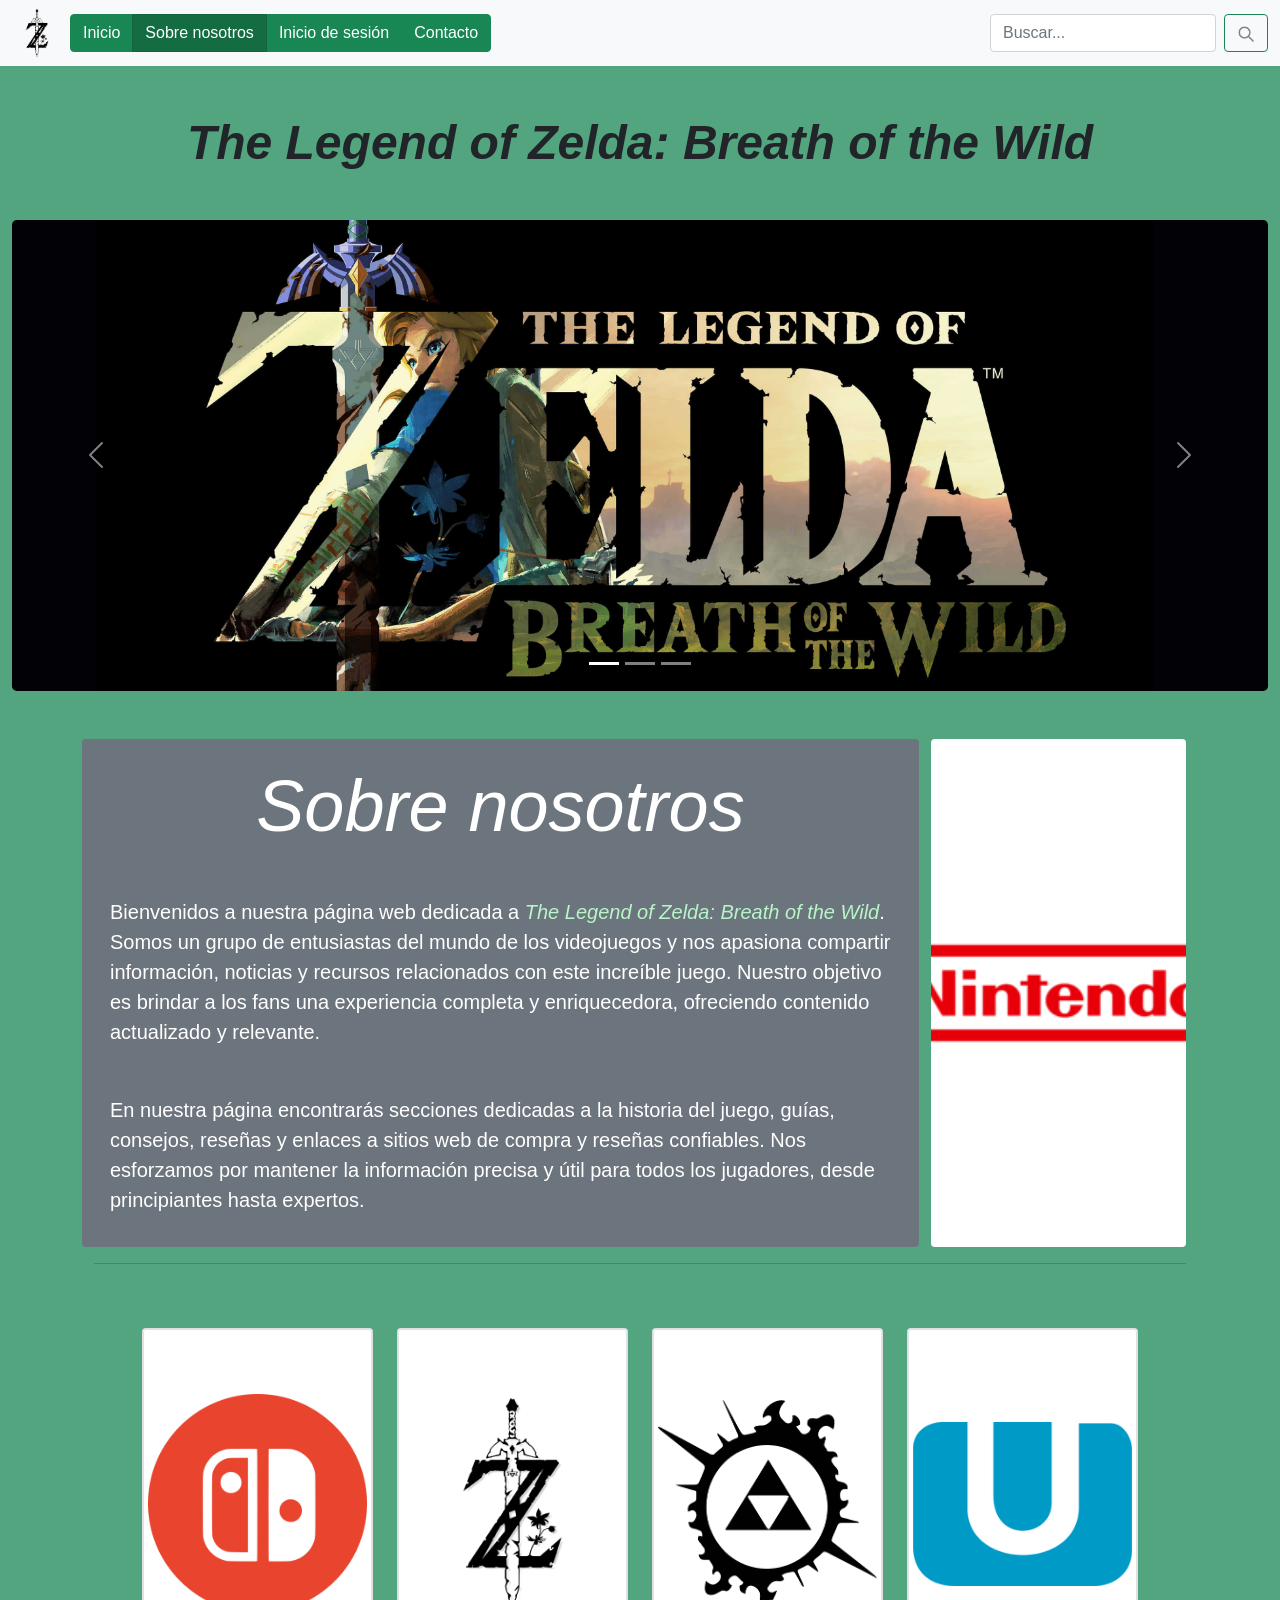
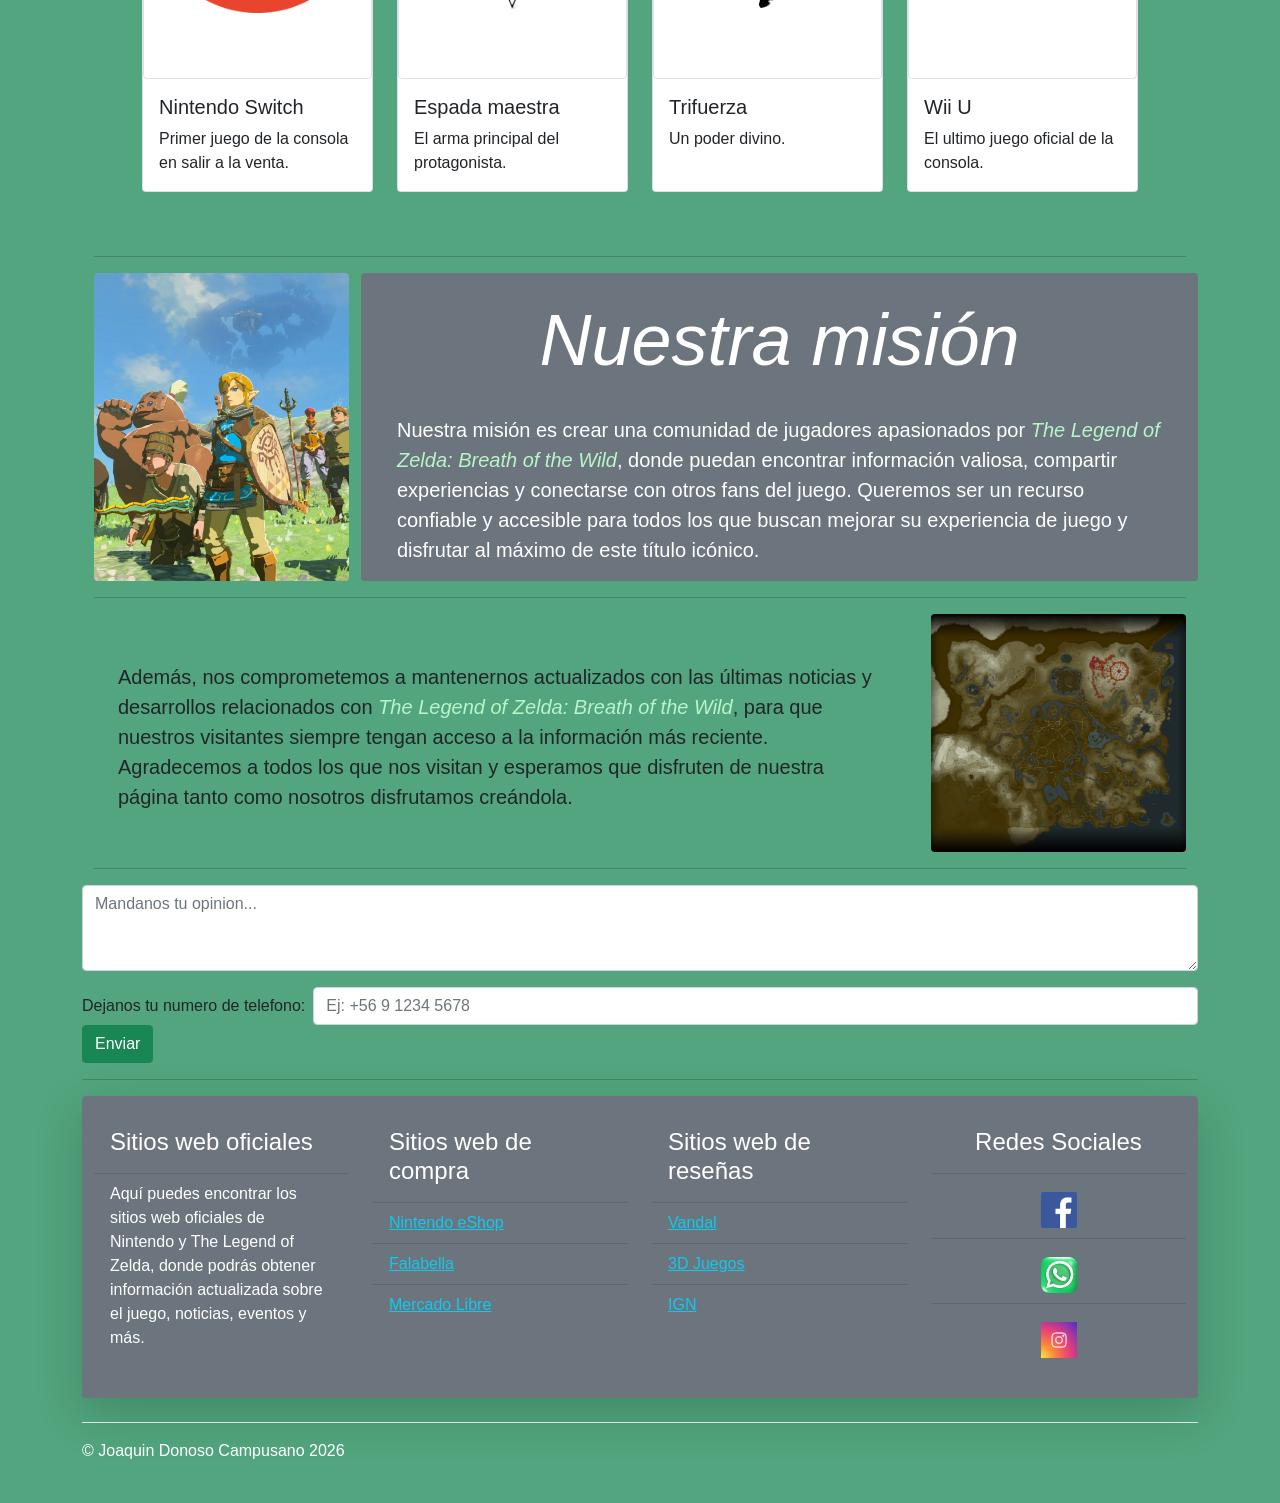
<file: nosotros.html>
<!DOCTYPE html>
<html lang="es">
<head>
    <meta charset="UTF-8">
    <meta name="viewport" content="width=device-width, initial-scale=1.0">
    <title>Sobre nosotros</title>
    <link rel="stylesheet" href="styles/bootstrap-5.1.3-dist/css/bootstrap.min.css">
    <link rel="stylesheet" href="styles/estilos.css">
    <link rel="icon" type="image/png" href="imagenes-zelda/logo-pagina.png" sizes="32x32">
</head>
<body class="bg-success bg-opacity-75">
    <header>
        <nav class="navbar navbar-expand-lg navbar-light bg-light container-fluid">
            <img src="imagenes-zelda/logo-pequeño.png" alt="logozelda" class="logo">
            <button class="navbar-toggler" type="button" data-bs-toggle="collapse" data-bs-target="#navbarSupportedContent" aria-controls="navbarSupportedContent" aria-expanded="false" aria-label="Toggle navigation">
                <span class="navbar-toggler-icon"></span>
            </button>

            <div class="collapse navbar-collapse" id="navbarSupportedContent">
                <ul class="navbar-nav me-auto">
                    <li class="btn-group" role="group" aria-label="Basic example">
                        <a class="btn btn-success" href="index.html" role="button" aria-current="page">Inicio</a>
                        <a class="btn btn-success active" href="nosotros.html" role="button">Sobre nosotros</a>
                        <a class="btn btn-success" href="login.html" role="button">Inicio de sesión</a>
                        <a class="btn btn-success" href="contacto.html" role="button">Contacto</a>
                    </li>
                </ul>

                <form class="d-flex my-2 my-lg-0">
                    <input class="form-control me-sm-2" type="search" placeholder="Buscar..." aria-label="Search">
                    <button class="btn btn-outline-success my-2 my-sm-0" type="submit">
                        <img src="imagenes-zelda/lupa.png" alt="lupa_buscar" class="icono-buscar">
                    </button>
                </form>
             </div>
        </nav>
    </header>

    <section class="container-xl my-5">
         <div class="row">
            <div class="col-12">
                <h1 class="display-5 fw-bold text-center fst-italic mb-0">
                    The Legend of Zelda: Breath of the Wild
                </h1>
            </div>
        </div>
    </section>

    <section>
        <div id="carouselExampleIndicators" class="carousel slide container-fluid my-5">
            <div class="carousel-indicators">
                <button type="button" data-bs-target="#carouselExampleIndicators" data-bs-slide-to="0" class="active" aria-current="true" aria-label="Slide 1"></button>
                <button type="button" data-bs-target="#carouselExampleIndicators" data-bs-slide-to="1" aria-label="Slide 2"></button>
                <button type="button" data-bs-target="#carouselExampleIndicators" data-bs-slide-to="2" aria-label="Slide 3"></button>
            </div>
            <div class="carousel-inner">
                <div class="carousel-item active">
                    <img src="imagenes-zelda/wallpaper4k.jpg" alt="Imagen1Zelda" class="d-block w-80 rounded-3">
                </div>
                <div class="carousel-item">
                    <div class="ratio ratio-21x9 video-carrusel">
                        <video controls preload="metadata" playsinline>
                            <source src="imagenes-zelda/video-zelda.mp4" type="video/mp4">
                            Tu navegador no soporta la reproducción de video.
                        </video>
                    </div>
                </div>
                <div class="carousel-item">
                    <img src="imagenes-zelda/imagen3-zelda.png" alt="Imagen3Zelda" class="d-block w-80 rounded-3">
                </div>
            </div>
            <button class="carousel-control-prev" type="button" data-bs-target="#carouselExampleIndicators" data-bs-slide="prev">
                <span class="carousel-control-prev-icon" aria-hidden="true"></span>
                <span class="visually-hidden">Previous</span>
            </button>
            <button class="carousel-control-next" type="button" data-bs-target="#carouselExampleIndicators" data-bs-slide="next">
                <span class="carousel-control-next-icon" aria-hidden="true"></span>
                <span class="visually-hidden">Next</span>
            </button>
        </div>
    </section>

    <section>
        <div class="container-xl px-4">
            <div class="row">
                <div class="col-md-9 bg-secondary rounded text-white">
                    <h2 class="display-2 text-center py-4"><em>Sobre nosotros</em></h2>
                    <p class="lead text-justify p-3">
                        Bienvenidos a nuestra página web dedicada a <em><span class="texto-verde-claro"><strong>The Legend of Zelda: Breath of the Wild</strong></span></em>.
                        Somos un grupo de entusiastas del mundo de los videojuegos y nos apasiona compartir información,
                        noticias y recursos relacionados con este increíble juego. Nuestro objetivo es brindar a los fans
                        una experiencia completa y enriquecedora, ofreciendo contenido actualizado y relevante.
                    </p>
                    <p class="lead text-justify p-3">
                        En nuestra página encontrarás secciones dedicadas a la historia del juego, guías, consejos,
                        reseñas y enlaces a sitios web de compra y reseñas confiables. Nos esforzamos por mantener
                        la información precisa y útil para todos los jugadores, desde principiantes hasta expertos.
                    </p>
                </div>
                <div class="col-md-3">
                    <img src="imagenes-zelda/nintendo-logo.png" alt="Logo Nintendo" class="imagen-mision rounded  bg-white">
                </div>
            </div>
            <hr>
            <div class="row p-5 ">
                <div class="col">
                    <div class="card h-100">
                        <img src="imagenes-zelda/logo-ns-webp.webp" alt="LogoNintendoBanner" class="imagen-card img-thumbnail card-img-top">
                        <div class="card-body">
                            <h5 class="card-title">Nintendo Switch</h5>
                            <p class="card-text">Primer juego de la consola en salir a la venta.</p>
                        </div>
                    </div>
                </div>
                <div class="col">
                    <div class="card h-100">
                        <img src="imagenes-zelda/logo-zelda-png.png" alt="LogoZeldaBanner" class="imagen-card img-thumbnail card-img-top">
                        <div class="card-body">
                            <h5 class="card-title">Espada maestra</h5>
                            <p class="card-text">El arma principal del protagonista.</p>
                        </div>
                    </div>
                </div>
                <div class="col">
                    <div class="card h-100">
                        <img src="imagenes-zelda/zelda_logo_png2.png" alt="Logo2ZeldaBanner" class="imagen-card img-thumbnail card-img-top">
                        <div class="card-body">
                            <h5 class="card-title">Trifuerza</h5>
                            <p class="card-text">Un poder divino.</p>
                        </div>
                    </div>
                </div>
                <div class="col">
                    <div class="card h-100">
                        <img src="imagenes-zelda/logo-wiiu.webp" alt="LogoWiiUBanner" class="imagen-card img-thumbnail card-img-top">
                        <div class="card-body">
                            <h5 class="card-title">Wii U</h5>
                            <p class="card-text">El ultimo juego oficial de la consola.</p>
                        </div>
                    </div>
                </div>

            </div>
            <hr>
            <div class="row">
                <div class="col-md-9 bg-secondary rounded text-white order-md-2">
                    <h2 class="display-2 text-center py-4"><em>Nuestra misión</em></h2>
                    <p class="lead text-justify px-4">
                        Nuestra misión es crear una comunidad de jugadores apasionados por <em><span class="texto-verde-claro"><strong>The Legend of Zelda: Breath of the Wild</strong></span></em>,
                        donde puedan encontrar información valiosa, compartir experiencias y conectarse con otros fans del juego.
                        Queremos ser un recurso confiable y accesible para todos los que buscan mejorar su experiencia de juego
                        y disfrutar al máximo de este título icónico.
                    </p>
                </div>
                <div class="col-md-3 order-md-1 d-flex">
                    <img src="imagenes-zelda/imagen4-zelda.webp" alt="Imagen4Zelda" class="imagen-mision rounded bg-white">
                </div>
            </div>

            <hr>

            <div class="row">
                <div class="col-md-9">
                    <p class="lead text-justify p-4 pt-5">
                        Además, nos comprometemos a mantenernos actualizados con las últimas noticias y desarrollos relacionados
                        con <em><span class="texto-verde-claro"><strong>The Legend of Zelda: Breath of the Wild</strong></span></em>,
                        para que nuestros visitantes siempre tengan acceso a la información más reciente. Agradecemos a todos
                        los que nos visitan y esperamos que disfruten de nuestra página tanto como nosotros disfrutamos creándola.
                    </p>
                </div>
                <div class="col-md-3">
                    <img src="imagenes-zelda/mapa.webp" alt="MapaZelda" class="imagen-mision rounded  bg-white">
                </div>
            </div>
            <hr>
        </div>
    </section>

    <form id="form-contacto-bootstrap" class="container-xl" action="#" method="POST">

        <div class="input-group mb-3">
            <textarea class="form-control" id="exampleFormControlTextarea1" rows="3" placeholder="Mandanos tu opinion..."></textarea>
        </div>
        <div class="row gx-2 align-items-center">
            <div class="col-md-auto">
                <label for="telefono-contacto" class="form-label mb-0">Dejanos tu numero de telefono:</label>
            </div>
            <div class="col">
                <input type="tel" class="form-control" id="telefono-contacto" name="telefono" placeholder="Ej: +56 9 1234 5678" autocomplete="tel">
            </div>
        </div>

        <div class="input-group mb-3">
            <button type="submit" class="btn btn-success">Enviar</button>
        </div>

        <hr>
    </form>

    <aside class="container-xl my-2">
        <div class="row mx-0 rounded bg-secondary py-4 shadow-lg">
            <div class="col">
                <ul class="list-group list-group-flush">
                    <li class="list-group-item bg-secondary text-white">
                        <h4>Sitios web oficiales</h4>
                    </li>
                    <li class="list-group-item bg-secondary text-white">
                        <p> Aquí puedes encontrar los sitios web oficiales de Nintendo y The Legend of Zelda, donde podrás obtener información actualizada sobre el juego, noticias, eventos y más.
                        </p>
                    </li>
                </ul>
            </div>

            <div class="col">
                <ul class="list-group list-group-flush">
                    <li class="list-group-item bg-secondary text-white">
                        <h4>Sitios web de compra</h4>
                        
                    </li>
                    <li class="list-group-item bg-secondary">
                        <a href="https://www.nintendo.com/es-cl/store/products/the-legend-of-zelda-breath-of-the-wild-switch/?srsltid=AU7gw4V14s-6I4wF00ZSldGZVlxAf1OIQEkdbyFGH-yXofG9So1y1Ynr" target="_blank" rel="noopener noreferrer" class="link-info">Nintendo eShop</a>
                    </li>
                    <li class="list-group-item bg-secondary">
                        <a href="https://www.falabella.com/falabella-cl/product/152741220/legend-of-zelda-breath-of-the-wild-n-switch-2/152741222" target="_blank" rel="noopener noreferrer" class="link-info">Falabella</a>
                    </li>
                    <li class="list-group-item bg-secondary">
                        <a href="https://www.mercadolibre.cl/the-legend-of-zelda-breath-of-the-wild-nintendo-switch-2/p/MLC49831420?matt_tool=16931662&amp;utm_source=google_shopping&amp;utm_medium=organic&amp;pdp_filters=item_id%3AMLC1624244183&amp;from=gshop" class="link-info">Mercado Libre</a>
                    </li>
                </ul>
            </div>
            <div class="col">
                <ul class="list-group list-group-flush">
                    <li class="list-group-item bg-secondary text-white">
                        <h4>Sitios web de reseñas</h4>
                    </li>
                    <li class="list-group-item bg-secondary">
                        <a href="https://vandal.elespanol.com/analisis/switch/the-legend-of-zelda-breath-of-the-wild/43030#p-83" class="link-info" target="_blank" rel="noopener noreferrer">Vandal</a>
                    </li>
                    <li class="list-group-item bg-secondary">
                        <a href="https://www.3djuegos.com/juegos/the-legend-of-zelda-breath-of-the-wild/analisis/es-leyenda-170302-7920" class="link-info" target="_blank" rel="noopener noreferrer">3D Juegos</a>
                    </li>
                    <li class="list-group-item bg-secondary">
                        <a href="https://www.ign.com/articles/2017/03/02/the-legend-of-zelda-breath-of-the-wild-review" class="link-info" target="_blank" rel="noopener noreferrer">IGN</a>
                    </li>
                </ul>
            </div>
            <div class="col">
                <ul class="list-group list-group-flush grupo_redes">
                    <li class="list-group-item bg-secondary text-white">
                        <h4>Redes Sociales</h4>
                    </li>
                    <li class="list-group-item bg-secondary">
                        <a href="https://www.facebook.com/LegendofZelda" class="link-info">
                            <img src="imagenes-zelda/fb.png" alt="Facebook">
                        </a>
                    </li>
                    <li class="list-group-item bg-secondary">
                        <a href="https://whatsapp.com/channel/0029VaTkyaQLY6d8rj26pM0A" class="link-info">
                            <img src="imagenes-zelda/wsp.webp" alt="WhatsApp">
                        </a>
                    </li>

                    <li class="list-group-item bg-secondary">
                        <a href="https://www.instagram.com/nintendoamerica/" class="link-info">
                            <img src="imagenes-zelda/ig.avif"  alt="Instagram">
                        </a>
                    </li>
                </ul>
            </div>
        </div>
    </aside>

    <footer class="container">
        <div class="d-flex flex-wrap justify-content-between align-items-center py-3 my-4 border-top">
            <div class="col-md-4 d-flex align-items-center">
                <span class="text-white">© Joaquin Donoso Campusano 2026</span>
            </div>
        </div>
    </footer>
    <script src="styles/bootstrap-5.1.3-dist/js/bootstrap.bundle.min.js"></script>
</body>
</html>
</file>
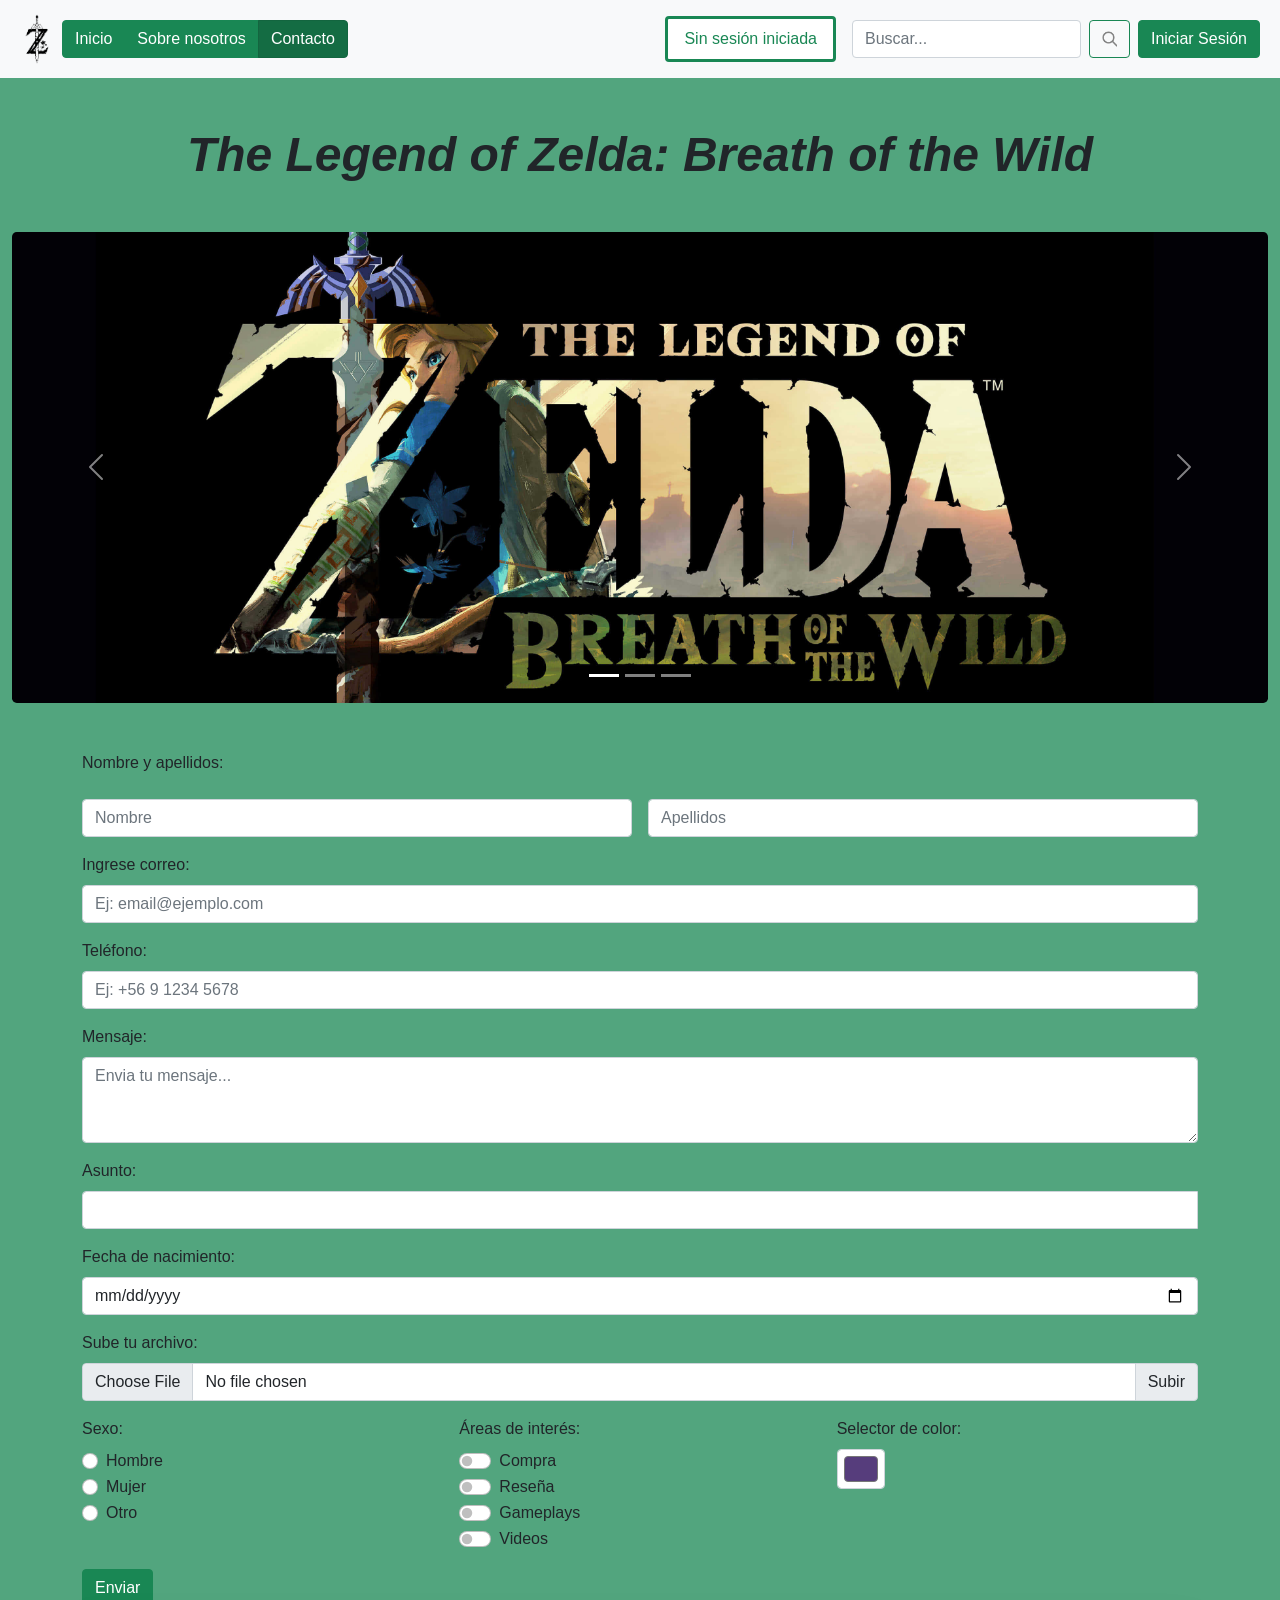
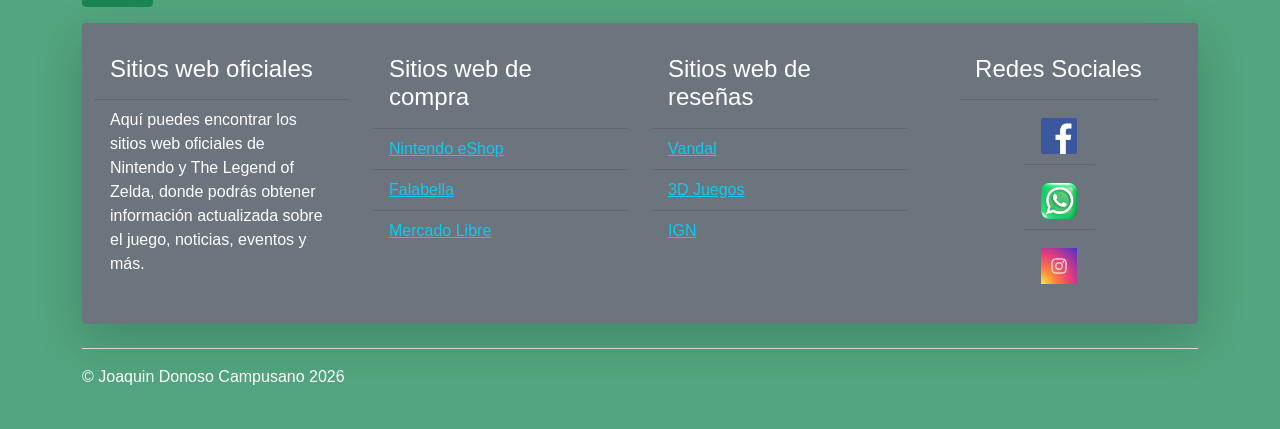
<file: pages/contacto.html>
<!DOCTYPE html>
<html lang="es">
<head>
    <meta charset="UTF-8">
    <meta name="viewport" content="width=device-width, initial-scale=1.0">
    <title>Página de contacto</title>
    <link rel="icon" type="image/png" href="../imagenes-zelda/logo-pagina.png" sizes="32x32">
    <link rel="stylesheet" href="../styles/bootstrap-5.1.3-dist/css/bootstrap.min.css">
    <link rel="stylesheet" href="../styles/styles.css">
    
</head>

<body class="bg-success bg-opacity-75">
    <header>
        <nav class="navbar navbar-expand-lg navbar-light bg-light container-fluid">
            <img src="../imagenes-zelda/logo-pequeño.png" alt="logozelda" class="logo">
            <button class="navbar-toggler" type="button" data-bs-toggle="collapse" data-bs-target="#navbarSupportedContent" aria-controls="navbarSupportedContent" aria-expanded="false" aria-label="Toggle navigation">
                <span class="navbar-toggler-icon"></span>
            </button>

            <div class="collapse navbar-collapse" id="navbarSupportedContent">
                <ul class="navbar-nav me-auto">
                    <li class="btn-group" role="group" aria-label="Basic example">
                        <a class="btn btn-success" href="index.html" role="button" aria-current="page">Inicio</a>
                        <a class="btn btn-success" href="nosotros.html" role="button">Sobre nosotros</a>
                        <a class="btn btn-success active" href="contacto.html" role="button">Contacto</a>
                    </li>
                </ul>

                <div class="d-flex align-items-center bg-white border border-success border-3 rounded px-3 py-2 mx-lg-3 my-2">
                    <p class="text-success mb-0" id="Nombre_usuario">Sin sesión iniciada</p>
                </div>

                <form class="d-flex my-2 my-lg-0">
                    <input class="form-control me-sm-2" type="search" placeholder="Buscar..." aria-label="Search">
                    <button class="btn btn-outline-success my-2 my-sm-0" type="submit">
                        <img src="../imagenes-zelda/lupa.png" alt="lupa_buscar" class="icono-buscar">
                    </button>
                </form>

                <button type="button" class="btn btn-success mx-2" data-bs-toggle="modal" data-bs-target="#exampleModal">
                    Iniciar Sesión
                </button>

                <div class="modal fade" id="exampleModal" tabindex="-1" aria-labelledby="exampleModalLabel" aria-hidden="true">
                    <div class="modal-dialog modal-dialog-centered">
                        <div class="modal-content rounded-5 shadow">
                            <div class="modal-header border-bottom-0 p-4">
                                <h2 class="fw-bold mb-0 text-center w-100" id="exampleModalLabel">Inicio de sesión</h2>
                            </div>

                            <div class="modal-body p-4 pt-0">
                                <form id="form_sesion">
                                    <div id ="campos-sesion">
                                        <div class="form-floating mb-3">
                                            <input type="text" class="form-control rounded-4" id="floatingNombre" name="nombre" placeholder="Nombre de usuario" autocomplete="username" required>
                                            <label for="floatingNombre">Nombre de usuario</label>
                                        </div>
                                        <div class="form-floating mb-3">
                                            <input type="email" class="form-control rounded-4" id="floatingCorreo" name="correo" placeholder="Correo electronico" autocomplete="email" required>
                                            <label for="floatingCorreo">Correo electrónico</label>
                                        </div>
                                        <div class="form-floating mb-3">
                                            <input type="password" class="form-control rounded-4" id="floatingPassword" name="contrasena" placeholder="Contraseña" autocomplete="current-password" required>
                                            <label for="floatingPassword">Contraseña</label>
                                        </div>
                                        <button class="w-100 mb-2 btn btn-lg rounded-4 btn-outline-success" type="submit" id="boton_sesion">Iniciar sesión</button>
                                        <small class="text-muted d-block">Al iniciar sesión aceptas los términos de uso.</small>
                                        <hr class="my-4">

                                        <h2 class="fs-5 fw-bold mb-3 text-center">O</h2>

                                        <div class="accordion container-sm" id="accordionExample">
                                            <div class="accordion-item">
                                                <h2 class="accordion-header" id="headingOne">
                                                    <button class="accordion-button collapsed" type="button" data-bs-toggle="collapse" data-bs-target="#collapseOne" aria-expanded="false" aria-controls="collapseOne">
                                                        Mas formas de iniciar sesion
                                                    </button>
                                                </h2>

                                                <div id="collapseOne" class="accordion-collapse collapse" aria-labelledby="headingOne" data-bs-parent="#accordionExample">
                                                    <div class="accordion-body">
                                                        <button class="w-100 py-2 mb-2 btn btn-outline-dark rounded-4" type="button">
                                                            <img src="../imagenes-zelda/X_logo_2023.svg.webp" alt="logo-fb" width="20" height="20" class="me-2">
                                                                Iniciar sesión con X
                                                        </button>
                                                        <button class="w-100 py-2 mb-2 btn btn-outline-primary rounded-4" type="button">
                                                            <img src="../imagenes-zelda/2023_Facebook_icon.svg.webp" alt="logo-fb" width="20" height="20" class="me-2">
                                                                Iniciar sesión con Facebook
                                                        </button>
                                                        <button class="w-100 py-2 mb-2 btn btn-outline-secondary rounded-4" type="button">
                                                            <img src="../imagenes-zelda/GitHub_Invertocat_Black.png" alt="logo-fb" width="20" height="20" class="me-2">
                                                                Iniciar sesión con GitHub
                                                        </button>
                                                    </div>
                                                </div>
                                            </div>
                                        </div>
                                    </div>
                                    
                                    <div class="mensaje-bienvenida d-flex flex-column my-2 my-lg-0 text-center d-none" id="mensajeBienvenida" aria-live="polite">
                                        <h1 class="text-success mb-1" id="textoBienvenida"></h1>
                                        <h3 class="text-success mb-1" id="correoBienvenida"></h2>
                                        <p class="text-success mb-0">¡Sesión iniciada correctamente!</p>
                                    </div>
                                </form>
                                
                                <hr class="my-4">

                                <div class="modal-footer border-top-0 pt-0 justify-content-center">
                                    <button type="button" class="btn btn-danger" data-bs-dismiss="modal">Cerrar</button>
                                </div>
                            </div>
                        </div>
                    </div>
                </div>
            </div>
        </nav>
    </header>

    <section class="container-xl my-5 aparecer-scroll">
         <div class="row">
            <div class="col-12">
                <h1 class="display-5 fw-bold text-center fst-italic mb-0">
                    The Legend of Zelda: Breath of the Wild
                </h1>
            </div>
        </div>
    </section>

    <section class = "aparecer-scroll">
        <div id="carouselExampleIndicators" class="carousel slide container-fluid my-5">
            <div class="carousel-indicators">
                <button type="button" data-bs-target="#carouselExampleIndicators" data-bs-slide-to="0" class="active" aria-current="true" aria-label="Slide 1"></button>
                <button type="button" data-bs-target="#carouselExampleIndicators" data-bs-slide-to="1" aria-label="Slide 2"></button>
                <button type="button" data-bs-target="#carouselExampleIndicators" data-bs-slide-to="2" aria-label="Slide 3"></button>
            </div>
            <div class="carousel-inner">
                <div class="carousel-item active">
                    <img src="../imagenes-zelda/wallpaper4k.jpg" alt="Imagen1Zelda" class="d-block w-80 rounded-3">
                </div>
                <div class="carousel-item">
                    <div class="ratio ratio-21x9 video-carrusel">
                        <video controls preload="metadata" playsinline>
                            <source src="../imagenes-zelda/video-zelda.mp4" type="video/mp4">
                            Tu navegador no soporta la reproducción de video.
                        </video>
                    </div>
                </div>
                <div class="carousel-item">
                    <img src="../imagenes-zelda/imagen3-zelda.png" alt="Imagen3Zelda" class="d-block w-80 rounded-3">
                </div>
            </div>
            <button class="carousel-control-prev" type="button" data-bs-target="#carouselExampleIndicators" data-bs-slide="prev">
                <span class="carousel-control-prev-icon" aria-hidden="true"></span>
                <span class="visually-hidden">Previous</span>
            </button>
            <button class="carousel-control-next" type="button" data-bs-target="#carouselExampleIndicators" data-bs-slide="next">
                <span class="carousel-control-next-icon" aria-hidden="true"></span>
                <span class="visually-hidden">Next</span>
            </button>
        </div>
    </section>

    <form id="form-contacto-bootstrap" class="container-xl aparecer-scroll" action="#" method="POST" novalidate>
        <div class="row g-3 mb-3">
            <label class="form-label">Nombre y apellidos:</label>
            <p class="error-message text-danger mb-0" id="nameError"></p>
            <div class="col">
                <input type="text" class="form-control" placeholder="Nombre" aria-label="First name" id="nombreContacto">
            </div>
            <div class="col">
                <input type="text" class="form-control" placeholder="Apellidos" aria-label="Last name" id="apellidoContacto">
            </div>
        </div>

        <label for="Email" class="form-label">Ingrese correo:</label>
        <p class="error-message text-danger" id="emailError"></p>
        <div class="input-group mb-3">
            <input type="email" placeholder="Ej: email@ejemplo.com" class="form-control" id="Email">
        </div>
        
        <label for="telefono-contacto" class="form-label">Teléfono:</label>
        <p class="error-message text-danger" id="phoneError"></p>
        <div class="input-group mb-3">
            <input type="tel" class="form-control" id="telefono-contacto" name="telefono" placeholder="Ej: +56 9 1234 5678" autocomplete="tel" required>
        </div>

        <label for="exampleFormControlTextarea1" class="form-label">Mensaje:</label>
        <p class="error-message text-danger" id="messageError"></p>
        <div class="input-group mb-3">
            <textarea class="form-control" id="exampleFormControlTextarea1" rows="3" placeholder="Envia tu mensaje..."></textarea>
        </div>

        <label for="exampleDataList" class="form-label">Asunto:</label>
        <p class="error-message text-danger" id="asuntoError"></p>
        <div class="input-group mb-3">
            <input class="form-control" list="datalistOptions" id="exampleDataList">
            <datalist id="datalistOptions">
                <option value="Otro">
                <option value="Soporte">
                <option value="Consulta">
            </datalist>
        </div>

        <label for="fecha-nacimiento" class="form-label">Fecha de nacimiento:</label>
        <p class="error-message text-danger" id="fechaError"></p>
        <div class="input-group mb-3">
            <input type="date" class="form-control" id="fecha-nacimiento" name="fecha_nacimiento">
        </div>

        <label class="form-label">Sube tu archivo:</label>
        <div class="input-group mb-3">
            <input type="file" class="form-control" id="inputGroupFile02">
            <label class="input-group-text" for="inputGroupFile02">Subir</label>
        </div>

        <div class="row g-3 mb-3">
            <div class="col-12 col-md-4">
                <label class="form-label">Sexo:</label>
                <div class="form-check">
                    <input class="form-check-input" type="radio" name="sexo" value="hombre" id="flexRadio1">
                    <label class="form-check-label" for="flexRadio1">Hombre</label>
                </div>
                <div class="form-check">
                    <input class="form-check-input" type="radio" name="sexo" value="mujer" id="flexRadio2">
                    <label class="form-check-label" for="flexRadio2">Mujer</label>
                </div>
                <div class="form-check">
                    <input class="form-check-input" type="radio" name="sexo" value="otro" id="flexRadio3">
                    <label class="form-check-label" for="flexRadio3">Otro</label>
                </div>
            </div>

            <div class="col-12 col-md-4">
                <label class="form-label">Áreas de interés:</label>
                <div class="form-check form-switch">
                    <input class="form-check-input" type="checkbox" role="switch" id="flexSwitch1">
                    <label class="form-check-label" for="flexSwitch1">Compra</label>
                </div>
                <div class="form-check form-switch">
                    <input class="form-check-input" type="checkbox" role="switch" id="flexSwitch2">
                    <label class="form-check-label" for="flexSwitch2">Reseña</label>
                </div>
                <div class="form-check form-switch">
                    <input class="form-check-input" type="checkbox" role="switch" id="flexSwitch3">
                    <label class="form-check-label" for="flexSwitch3">Gameplays</label>
                </div>
                <div class="form-check form-switch">
                    <input class="form-check-input" type="checkbox" role="switch" id="flexSwitch4">
                    <label class="form-check-label" for="flexSwitch4">Videos</label>
                </div>
            </div>

            <div class="col-12 col-md-4">
                <label for="exampleColorInput" class="form-label">Selector de color:</label>
                <input type="color" class="form-control form-control-color" id="exampleColorInput" value="#563d7c" title="Elige un color">
            </div>
        </div>
        
        <div class="input-group mb-3">
            <button type="submit" class="btn btn-success">Enviar</button>
        </div>

        <div id="progreso-envio" class="progress mb-3 d-none">
            <div id="barra-progreso-envio" class="bg-success progress-bar progress-bar-striped progress-bar-animated" role="progressbar" aria-valuenow="0" aria-valuemin="0" aria-valuemax="100" style="width: 0%"></div>
        </div>
    </form>

    <aside class="container-xl my5 aparecer-scroll">
        <div class="row mx-0 rounded bg-secondary py-4 shadow-lg">
            <div class="col">
                <ul class="list-group list-group-flush">
                    <li class="list-group-item bg-secondary text-white">
                        <h4>Sitios web oficiales</h4>
                    </li>
                    <li class="list-group-item bg-secondary text-white">
                        <p> Aquí puedes encontrar los sitios web oficiales de Nintendo y The Legend of Zelda, donde podrás obtener información actualizada sobre el juego, noticias, eventos y más.
                        </p>
                    </li>
                </ul>
            </div>

            <div class="col">
                <ul class="list-group list-group-flush">
                    <li class="list-group-item bg-secondary text-white">
                        <h4>Sitios web de compra</h4>
                        
                    </li>
                    <li class="list-group-item bg-secondary">
                        <a href="https://www.nintendo.com/es-cl/store/products/the-legend-of-zelda-breath-of-the-wild-switch/?srsltid=AU7gw4V14s-6I4wF00ZSldGZVlxAf1OIQEkdbyFGH-yXofG9So1y1Ynr" target="_blank" rel="noopener noreferrer" class="link-info">Nintendo eShop</a>
                    </li>
                    <li class="list-group-item bg-secondary">
                        <a href="https://www.falabella.com/falabella-cl/product/152741220/legend-of-zelda-breath-of-the-wild-n-switch-2/152741222" target="_blank" rel="noopener noreferrer" class="link-info">Falabella</a>
                    </li>
                    <li class="list-group-item bg-secondary">
                        <a href="https://www.mercadolibre.cl/the-legend-of-zelda-breath-of-the-wild-nintendo-switch-2/p/MLC49831420?matt_tool=16931662&amp;utm_source=google_shopping&amp;utm_medium=organic&amp;pdp_filters=item_id%3AMLC1624244183&amp;from=gshop" class="link-info">Mercado Libre</a>
                    </li>
                </ul>
            </div>
            <div class="col">
                <ul class="list-group list-group-flush">
                    <li class="list-group-item bg-secondary text-white">
                        <h4>Sitios web de reseñas</h4>
                    </li>
                    <li class="list-group-item bg-secondary">
                        <a href="https://vandal.elespanol.com/analisis/switch/the-legend-of-zelda-breath-of-the-wild/43030#p-83" class="link-info" target="_blank" rel="noopener noreferrer">Vandal</a>
                    </li>
                    <li class="list-group-item bg-secondary">
                        <a href="https://www.3djuegos.com/juegos/the-legend-of-zelda-breath-of-the-wild/analisis/es-leyenda-170302-7920" class="link-info" target="_blank" rel="noopener noreferrer">3D Juegos</a>
                    </li>
                    <li class="list-group-item bg-secondary">
                        <a href="https://www.ign.com/articles/2017/03/02/the-legend-of-zelda-breath-of-the-wild-review" class="link-info" target="_blank" rel="noopener noreferrer">IGN</a>
                    </li>
                </ul>
            </div>
            <div class="col">
                <ul class="list-group list-group-flush grupo_redes">
                    <li class="list-group-item bg-secondary text-white">
                        <h4>Redes Sociales</h4>
                    </li>
                    <li class="list-group-item bg-secondary">
                        <a href="https://www.facebook.com/LegendofZelda" class="link-info">
                            <img src="../imagenes-zelda/fb.png" alt="Facebook">
                        </a>
                    </li>
                    <li class="list-group-item bg-secondary">
                        <a href="https://whatsapp.com/channel/0029VaTkyaQLY6d8rj26pM0A" class="link-info">
                            <img src="../imagenes-zelda/wsp.webp" alt="WhatsApp">
                        </a>
                    </li>

                    <li class="list-group-item bg-secondary">
                        <a href="https://www.instagram.com/nintendoamerica/" class="link-info">
                            <img src="../imagenes-zelda/ig.avif"  alt="Instagram">
                        </a>
                    </li>
                </ul>
            </div>
        </div>
    </aside>

    <footer class="container">
        <div class="d-flex flex-wrap justify-content-between align-items-center py-3 my-4 border-top">
            <div class="col-md-4 d-flex align-items-center">
                <span class="text-white">© Joaquin Donoso Campusano 2026</span>
            </div>
        </div>
    </footer>

    <button class="btn btn-light boton_volver_fijar rounded-circle" id="btn_volver">
        <img src="../imagenes-zelda/flecha.png" alt="flecha" class="icono-flecha">
    </button>

    <script src="../styles/bootstrap-5.1.3-dist/js/bootstrap.bundle.min.js"></script>
    <script src="../scripts/script.js"></script>
</body>
</html>
</file>
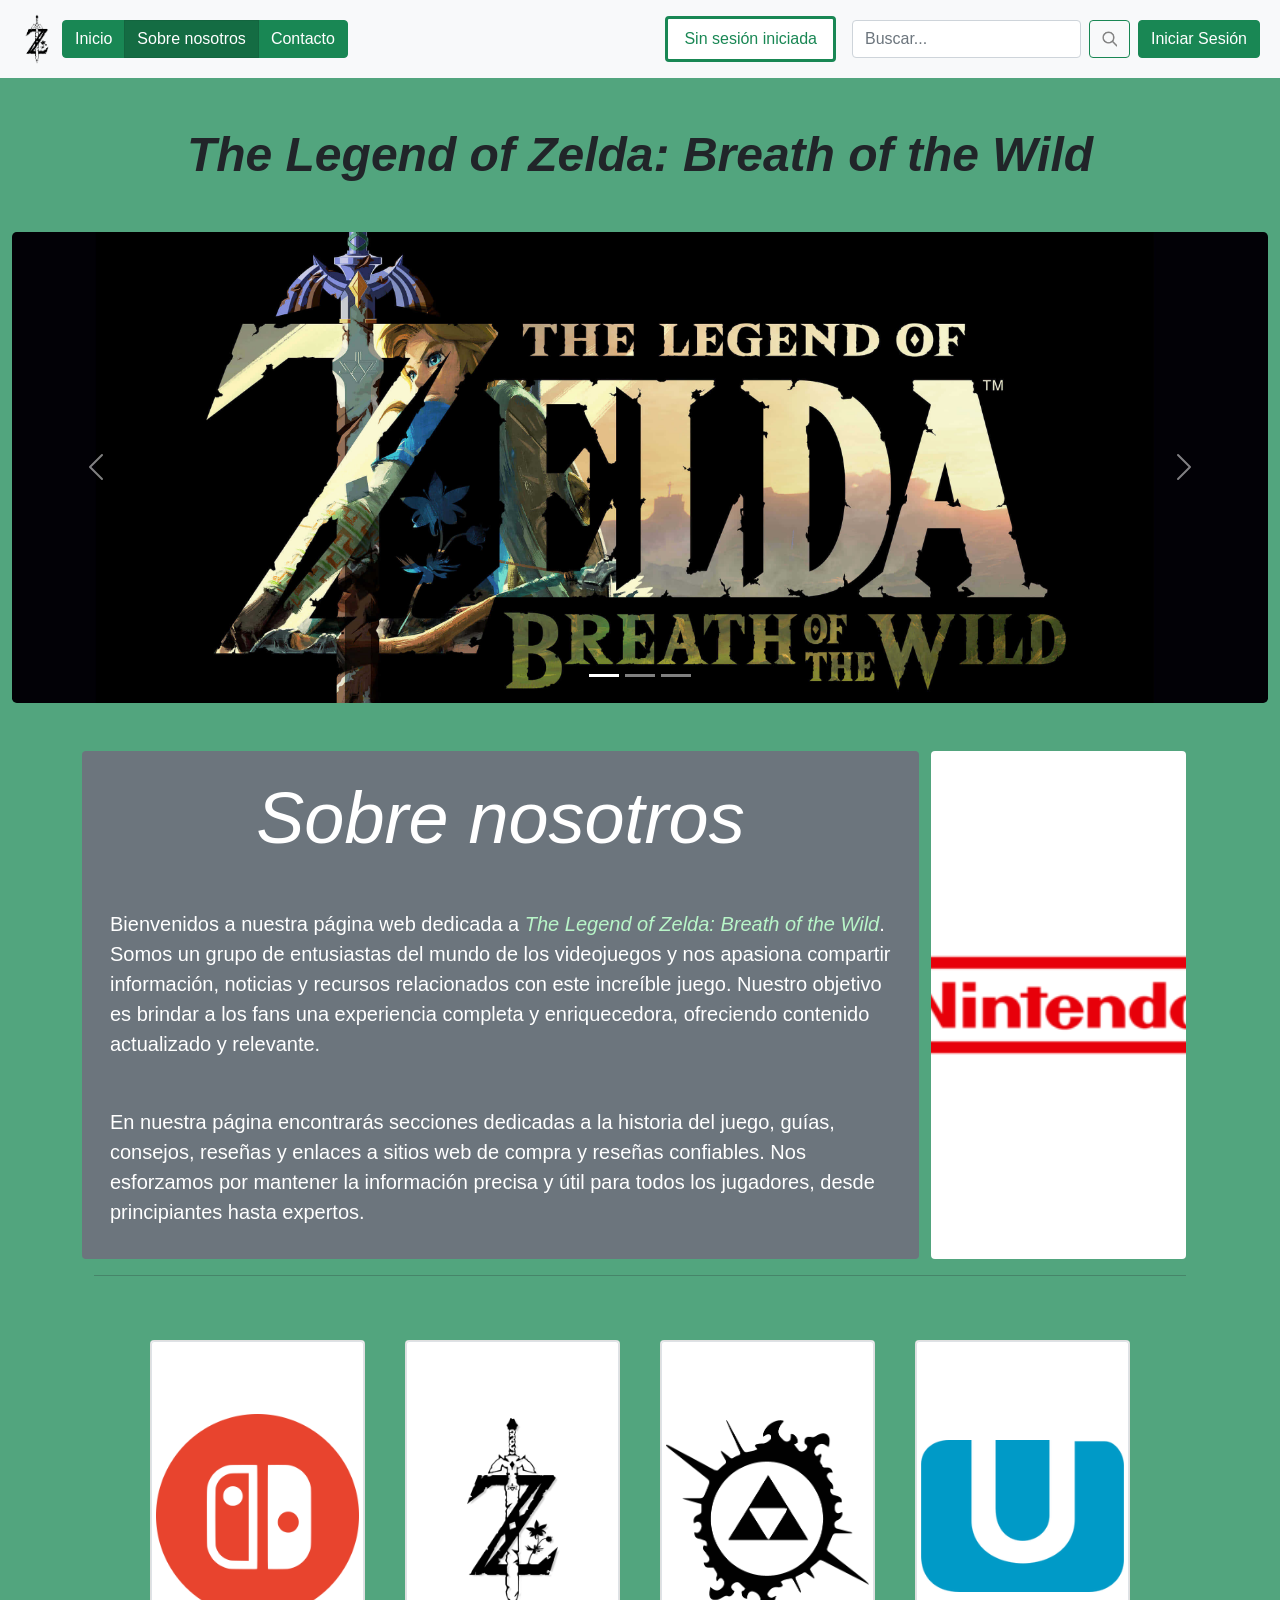
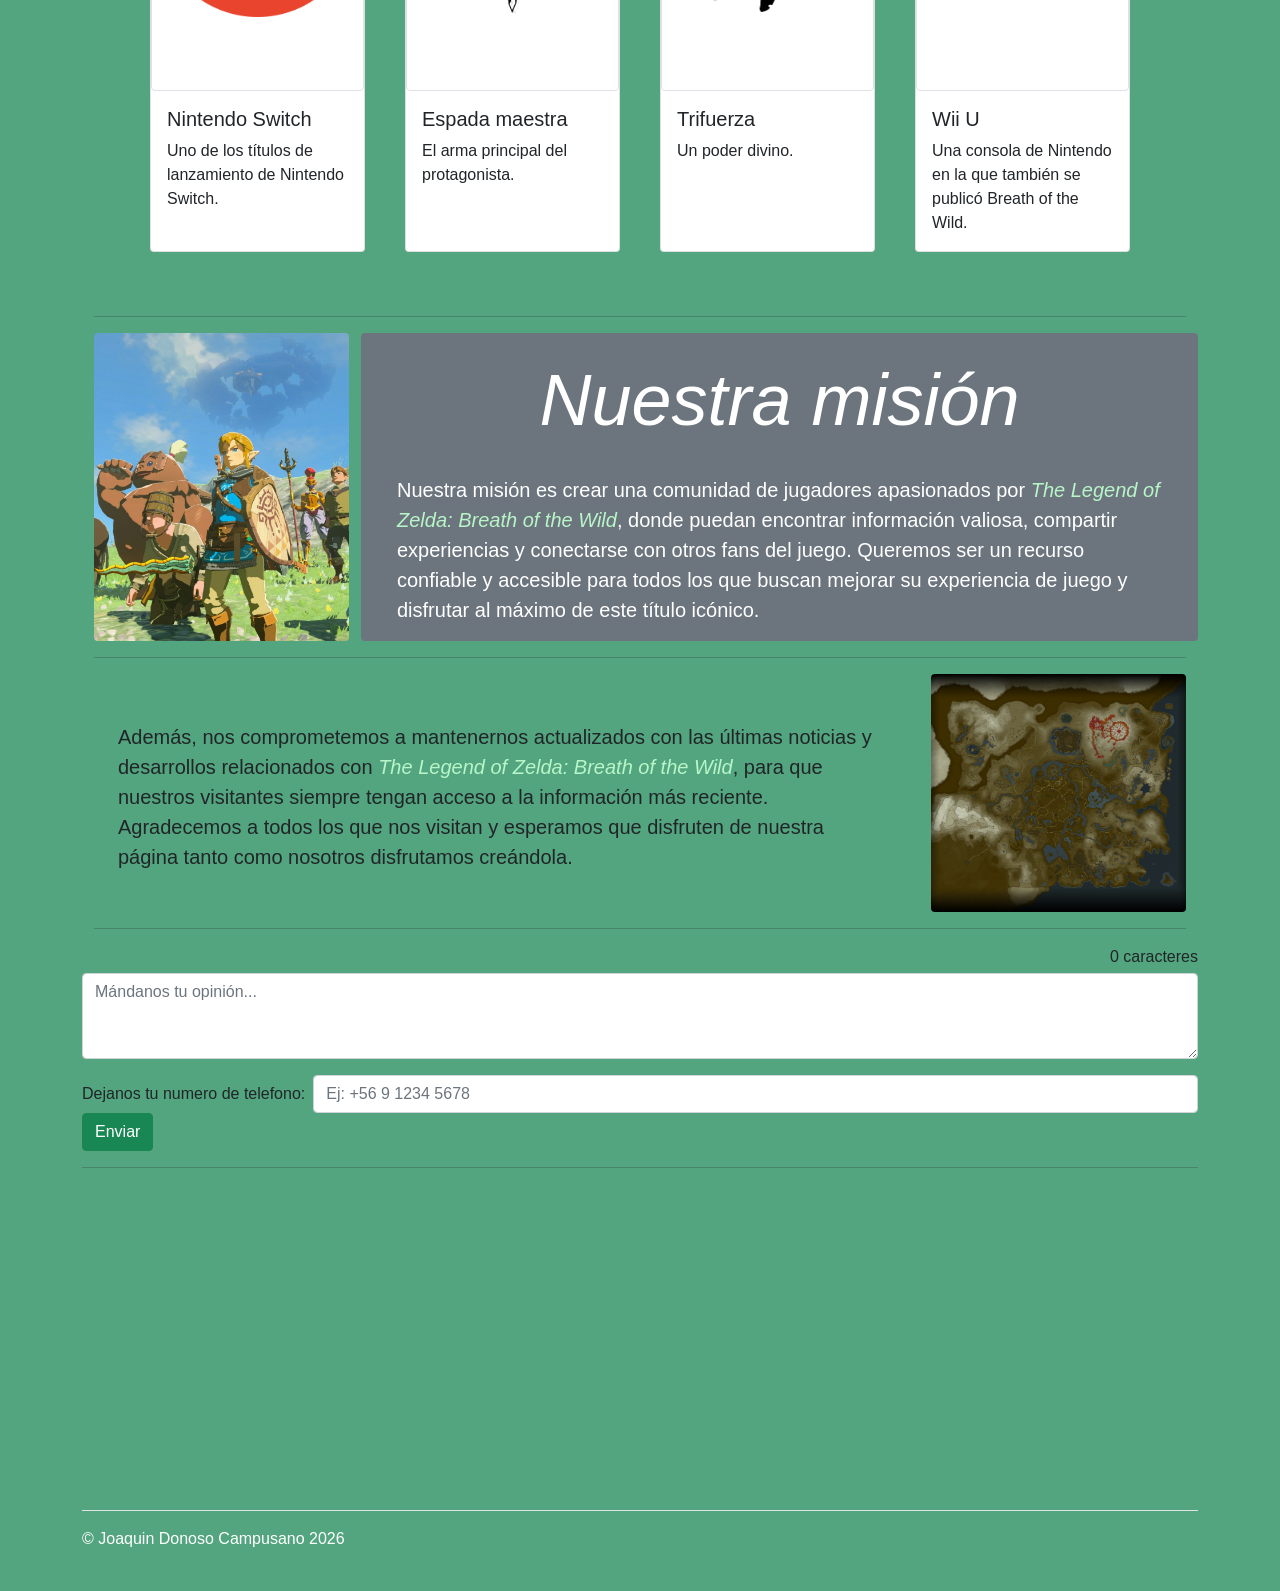
<file: pages/nosotros.html>
<!DOCTYPE html>
<html lang="es">
<head>
    <meta charset="UTF-8">
    <meta name="viewport" content="width=device-width, initial-scale=1.0">
    <title>Sobre nosotros</title>
    <link rel="stylesheet" href="../styles/bootstrap-5.1.3-dist/css/bootstrap.min.css">
    <link rel="stylesheet" href="../styles/styles.css">
    <link rel="icon" type="image/png" href="../imagenes-zelda/logo-pagina.png" sizes="32x32">
</head>
<body class="bg-success bg-opacity-75">
    <header>
        <nav class="navbar navbar-expand-lg navbar-light bg-light container-fluid">
            <img src="../imagenes-zelda/logo-pequeño.png" alt="logozelda" class="logo">
            <button class="navbar-toggler" type="button" data-bs-toggle="collapse" data-bs-target="#navbarSupportedContent" aria-controls="navbarSupportedContent" aria-expanded="false" aria-label="Toggle navigation">
                <span class="navbar-toggler-icon"></span>
            </button>

            <div class="collapse navbar-collapse" id="navbarSupportedContent">
                <ul class="navbar-nav me-auto">
                    <li class="btn-group" role="group" aria-label="Basic example">
                        <a class="btn btn-success" href="index.html" role="button" aria-current="page">Inicio</a>
                        <a class="btn btn-success active" href="nosotros.html" role="button">Sobre nosotros</a>
                        <a class="btn btn-success" href="contacto.html" role="button">Contacto</a>
                    </li>
                </ul>

                <div class="d-flex align-items-center bg-white border border-success border-3 rounded px-3 py-2 mx-lg-3 my-2">
                    <p class="text-success mb-0" id="Nombre_usuario">Sin sesión iniciada</p>
                </div>

                <form class="d-flex my-2 my-lg-0">
                    <input class="form-control me-sm-2" type="search" placeholder="Buscar..." aria-label="Search">
                    <button class="btn btn-outline-success my-2 my-sm-0" type="submit">
                        <img src="../imagenes-zelda/lupa.png" alt="lupa_buscar" class="icono-buscar">
                    </button>
                </form>

                <button type="button" class="btn btn-success mx-2" data-bs-toggle="modal" data-bs-target="#exampleModal">
                    Iniciar Sesión
                </button>

                <div class="modal fade" id="exampleModal" tabindex="-1" aria-labelledby="exampleModalLabel" aria-hidden="true">
                    <div class="modal-dialog modal-dialog-centered">
                        <div class="modal-content rounded-5 shadow">
                            <div class="modal-header border-bottom-0 p-4">
                                <h2 class="fw-bold mb-0 text-center w-100" id="exampleModalLabel">Inicio de sesión</h2>
                            </div>

                            <div class="modal-body p-4 pt-0">
                                <form id="form_sesion">
                                    <div id ="campos-sesion">
                                        <div class="form-floating mb-3">
                                            <input type="text" class="form-control rounded-4" id="floatingNombre" name="nombre" placeholder="Nombre de usuario" autocomplete="username" required>
                                            <label for="floatingNombre">Nombre de usuario</label>
                                        </div>
                                        <div class="form-floating mb-3">
                                            <input type="email" class="form-control rounded-4" id="floatingCorreo" name="correo" placeholder="Correo electronico" autocomplete="email" required>
                                            <label for="floatingCorreo">Correo electrónico</label>
                                        </div>
                                        <div class="form-floating mb-3">
                                            <input type="password" class="form-control rounded-4" id="floatingPassword" name="contrasena" placeholder="Contraseña" autocomplete="current-password" required>
                                            <label for="floatingPassword">Contraseña</label>
                                        </div>
                                        <button class="w-100 mb-2 btn btn-lg rounded-4 btn-outline-success" type="submit" id="boton_sesion">Iniciar sesión</button>
                                        <small class="text-muted d-block">Al iniciar sesión aceptas los términos de uso.</small>
                                        <hr class="my-4">

                                        <h2 class="fs-5 fw-bold mb-3 text-center">O</h2>

                                        <div class="accordion container-sm" id="accordionExample">
                                            <div class="accordion-item">
                                                <h2 class="accordion-header" id="headingOne">
                                                    <button class="accordion-button collapsed" type="button" data-bs-toggle="collapse" data-bs-target="#collapseOne" aria-expanded="false" aria-controls="collapseOne">
                                                        Mas formas de iniciar sesion
                                                    </button>
                                                </h2>

                                                <div id="collapseOne" class="accordion-collapse collapse" aria-labelledby="headingOne" data-bs-parent="#accordionExample">
                                                    <div class="accordion-body">
                                                        <button class="w-100 py-2 mb-2 btn btn-outline-dark rounded-4" type="button">
                                                            <img src="../imagenes-zelda/X_logo_2023.svg.webp" alt="logo-fb" width="20" height="20" class="me-2">
                                                                Iniciar sesión con X
                                                        </button>
                                                        <button class="w-100 py-2 mb-2 btn btn-outline-primary rounded-4" type="button">
                                                            <img src="../imagenes-zelda/2023_Facebook_icon.svg.webp" alt="logo-fb" width="20" height="20" class="me-2">
                                                                Iniciar sesión con Facebook
                                                        </button>
                                                        <button class="w-100 py-2 mb-2 btn btn-outline-secondary rounded-4" type="button">
                                                            <img src="../imagenes-zelda/GitHub_Invertocat_Black.png" alt="logo-fb" width="20" height="20" class="me-2">
                                                                Iniciar sesión con GitHub
                                                        </button>
                                                    </div>
                                                </div>
                                            </div>
                                        </div>
                                    </div>
                                    
                                    <div class="mensaje-bienvenida d-flex flex-column my-2 my-lg-0 text-center d-none" id="mensajeBienvenida" aria-live="polite">
                                        <h1 class="text-success mb-1" id="textoBienvenida"></h1>
                                        <h3 class="text-success mb-1" id="correoBienvenida"></h2>
                                        <p class="text-success mb-0">¡Sesión iniciada correctamente!</p>
                                    </div>
                                </form>
                                
                                <hr class="my-4">

                                <div class="modal-footer border-top-0 pt-0 justify-content-center">
                                    <button type="button" class="btn btn-danger" data-bs-dismiss="modal">Cerrar</button>
                                </div>
                            </div>
                        </div>
                    </div>
                </div>
            </div>
        </nav>
    </header>

    <section class="container-xl my-5 aparecer-scroll">
         <div class="row">
            <div class="col-12">
                <h1 class="display-5 fw-bold text-center fst-italic mb-0">
                    The Legend of Zelda: Breath of the Wild
                </h1>
            </div>
        </div>
    </section>

    <section class="aparecer-scroll">
        <div id="carouselExampleIndicators" class="carousel slide container-fluid my-5">
            <div class="carousel-indicators">
                <button type="button" data-bs-target="#carouselExampleIndicators" data-bs-slide-to="0" class="active" aria-current="true" aria-label="Slide 1"></button>
                <button type="button" data-bs-target="#carouselExampleIndicators" data-bs-slide-to="1" aria-label="Slide 2"></button>
                <button type="button" data-bs-target="#carouselExampleIndicators" data-bs-slide-to="2" aria-label="Slide 3"></button>
            </div>
            <div class="carousel-inner">
                <div class="carousel-item active">
                    <img src="../imagenes-zelda/wallpaper4k.jpg" alt="Imagen1Zelda" class="d-block w-80 rounded-3">
                </div>
                <div class="carousel-item">
                    <div class="ratio ratio-21x9 video-carrusel">
                        <video controls preload="metadata" playsinline>
                            <source src="../imagenes-zelda/video-zelda.mp4" type="video/mp4">
                            Tu navegador no soporta la reproducción de video.
                        </video>
                    </div>
                </div>
                <div class="carousel-item">
                    <img src="../imagenes-zelda/imagen3-zelda.png" alt="Imagen3Zelda" class="d-block w-80 rounded-3">
                </div>
            </div>
            <button class="carousel-control-prev" type="button" data-bs-target="#carouselExampleIndicators" data-bs-slide="prev">
                <span class="carousel-control-prev-icon" aria-hidden="true"></span>
                <span class="visually-hidden">Previous</span>
            </button>
            <button class="carousel-control-next" type="button" data-bs-target="#carouselExampleIndicators" data-bs-slide="next">
                <span class="carousel-control-next-icon" aria-hidden="true"></span>
                <span class="visually-hidden">Next</span>
            </button>
        </div>
    </section>

    <section class="aparecer-scroll">
        <div class="container-xl px-4">
            <div class="row">
                <div class="col-md-9 bg-secondary rounded text-white">
                    <h2 class="display-2 text-center py-4"><em>Sobre nosotros</em></h2>
                    <p class="lead text-justify p-3">
                        Bienvenidos a nuestra página web dedicada a <em><span class="texto-verde-claro"><strong>The Legend of Zelda: Breath of the Wild</strong></span></em>.
                        Somos un grupo de entusiastas del mundo de los videojuegos y nos apasiona compartir información,
                        noticias y recursos relacionados con este increíble juego. Nuestro objetivo es brindar a los fans
                        una experiencia completa y enriquecedora, ofreciendo contenido actualizado y relevante.
                    </p>
                    <p class="lead text-justify p-3">
                        En nuestra página encontrarás secciones dedicadas a la historia del juego, guías, consejos,
                        reseñas y enlaces a sitios web de compra y reseñas confiables. Nos esforzamos por mantener
                        la información precisa y útil para todos los jugadores, desde principiantes hasta expertos.
                    </p>
                </div>
                <div class="col-md-3">
                    <img src="../imagenes-zelda/nintendo-logo.png" alt="Logo Nintendo" class="imagen-mision rounded  bg-white">
                </div>
            </div>
            <hr>
            <div class="row p-5">
                <div class="col cont-cards mx-2">
                    <div class="card h-100">
                        <img src="../imagenes-zelda/logo-ns-webp.webp" alt="LogoNintendoBanner" class="imagen-card img-thumbnail card-img-top">
                        <div class="card-body">
                            <h5 class="card-title">Nintendo Switch</h5>
                            <p class="card-text">Uno de los títulos de lanzamiento de Nintendo Switch.</p>
                        </div>
                    </div>
                    <div class="card h-100 bg-dark text-white carta-oculta">
                        <div class="card-body">
                            <h2 class="card-title">Nintendo Switch</h2>
                            <p class="card-text">Es una consola híbrida de Nintendo que puede usarse en modo portátil o conectada a un televisor. The Legend of Zelda: Breath of the Wild se publicó para ella en 2017.</p>
                        </div>
                    </div>
                </div>

                <div class="col cont-cards mx-2">
                    <div class="card h-100">
                        <img src="../imagenes-zelda/logo-zelda-png.png" alt="LogoZeldaBanner" class="imagen-card img-thumbnail card-img-top">
                        <div class="card-body">
                            <h5 class="card-title">Espada maestra</h5>
                            <p class="card-text">El arma principal del protagonista.</p>
                        </div>
                    </div>
                    <div class="card h-100 bg-dark text-white carta-oculta">
                        <div class="card-body">
                            <h2 class="card-title">La espada maestra</h2>
                            <p class="card-text">Es la espada legendaria que Link encuentra en el Bosque Kolog. En Breath of the Wild, su poder aumenta cuando Link se enfrenta a la calamidad.</p>
                        </div>
                    </div>
                </div>
                <div class="col cont-cards mx-2">
                    <div class="card h-100">
                        <img src="../imagenes-zelda/zelda_logo_png2.png" alt="Logo2ZeldaBanner" class="imagen-card img-thumbnail card-img-top">
                        <div class="card-body">
                            <h5 class="card-title">Trifuerza</h5>
                            <p class="card-text">Un poder divino.</p>
                        </div>
                    </div>
                    <div class="card h-100 bg-dark text-white carta-oculta">
                        <div class="card-body">
                            <h2 class="card-title">La Trifuerza</h2>
                            <p class="card-text">Es una reliquia sagrada formada por tres piezas: Poder, Sabiduría y Valor. En la saga, está vinculada a las diosas Din, Nayru y Farore.</p>
                        </div>
                    </div>
                </div>
                <div class="col cont-cards mx-2">
                    <div class="card h-100">
                        <img src="../imagenes-zelda/logo-wiiu.webp" alt="LogoWiiUBanner" class="imagen-card img-thumbnail card-img-top">
                        <div class="card-body">
                            <h5 class="card-title">Wii U</h5>
                            <p class="card-text">Una consola de Nintendo en la que también se publicó Breath of the Wild.</p>
                        </div>
                    </div>
                    <div class="card h-100 bg-dark text-white carta-oculta">
                        <div class="card-body">
                            <h2 class="card-title">Wii U</h2>
                            <p class="card-text">Fue la consola de Nintendo anterior a Switch. Breath of the Wild se lanzó para Wii U y Nintendo Switch el 3 de marzo de 2017.</p>
                        </div>
                    </div>
                </div>

            </div>
            <hr>
            <div class="row">
                <div class="col-md-9 bg-secondary rounded text-white order-md-2">
                    <h2 class="display-2 text-center py-4"><em>Nuestra misión</em></h2>
                    <p class="lead text-justify px-4">
                        Nuestra misión es crear una comunidad de jugadores apasionados por <em><span class="texto-verde-claro"><strong>The Legend of Zelda: Breath of the Wild</strong></span></em>,
                        donde puedan encontrar información valiosa, compartir experiencias y conectarse con otros fans del juego.
                        Queremos ser un recurso confiable y accesible para todos los que buscan mejorar su experiencia de juego
                        y disfrutar al máximo de este título icónico.
                    </p>
                </div>
                <div class="col-md-3 order-md-1 d-flex">
                    <img src="../imagenes-zelda/imagen4-zelda.webp" alt="Imagen4Zelda" class="imagen-mision rounded bg-white">
                </div>
            </div>

            <hr>

            <div class="row">
                <div class="col-md-9">
                    <p class="lead text-justify p-4 pt-5">
                        Además, nos comprometemos a mantenernos actualizados con las últimas noticias y desarrollos relacionados
                        con <em><span class="texto-verde-claro"><strong>The Legend of Zelda: Breath of the Wild</strong></span></em>,
                        para que nuestros visitantes siempre tengan acceso a la información más reciente. Agradecemos a todos
                        los que nos visitan y esperamos que disfruten de nuestra página tanto como nosotros disfrutamos creándola.
                    </p>
                </div>
                <div class="col-md-3">
                    <img src="../imagenes-zelda/mapa.webp" alt="MapaZelda" class="imagen-mision rounded  bg-white">
                </div>
            </div>
            <hr>
        </div>
    </section>

    <form id="form-nosotros-bootstrap" class="container-xl aparecer-scroll" action="#" method="POST">
        <div class="mb-3">
            <p id="contador-opinion" class="text-end mb-1">0 caracteres</p>
            <textarea class="form-control" id="exampleFormControlTextarea1"rows="3" placeholder="Mándanos tu opinión..."></textarea>
        </div>
            
        <div class="row gx-2 align-items-center">
            <div class="col-md-auto">
                <label for="telefono-contacto" class="form-label mb-0">Dejanos tu numero de telefono:</label>
            </div>
            <div class="col">
                <input type="tel" class="form-control" id="telefono-nosotros" name="telefono" placeholder="Ej: +56 9 1234 5678" autocomplete="tel" required>
            </div>
        </div>

        <div class="input-group mb-3">
            <button type="submit" class="btn btn-success">Enviar</button>
        </div>

        <hr>
    </form>

    <aside class="container-xl my-2 aparecer-scroll">
        <div class="row mx-0 rounded bg-secondary py-4 shadow-lg">
            <div class="col">
                <ul class="list-group list-group-flush">
                    <li class="list-group-item bg-secondary text-white">
                        <h4>Sitios web oficiales</h4>
                    </li>
                    <li class="list-group-item bg-secondary text-white">
                        <p> Aquí puedes encontrar los sitios web oficiales de Nintendo y The Legend of Zelda, donde podrás obtener información actualizada sobre el juego, noticias, eventos y más.
                        </p>
                    </li>
                </ul>
            </div>

            <div class="col">
                <ul class="list-group list-group-flush">
                    <li class="list-group-item bg-secondary text-white">
                        <h4>Sitios web de compra</h4>
                        
                    </li>
                    <li class="list-group-item bg-secondary">
                        <a href="https://www.nintendo.com/es-cl/store/products/the-legend-of-zelda-breath-of-the-wild-switch/?srsltid=AU7gw4V14s-6I4wF00ZSldGZVlxAf1OIQEkdbyFGH-yXofG9So1y1Ynr" target="_blank" rel="noopener noreferrer" class="link-info">Nintendo eShop</a>
                    </li>
                    <li class="list-group-item bg-secondary">
                        <a href="https://www.falabella.com/falabella-cl/product/152741220/legend-of-zelda-breath-of-the-wild-n-switch-2/152741222" target="_blank" rel="noopener noreferrer" class="link-info">Falabella</a>
                    </li>
                    <li class="list-group-item bg-secondary">
                        <a href="https://www.mercadolibre.cl/the-legend-of-zelda-breath-of-the-wild-nintendo-switch-2/p/MLC49831420?matt_tool=16931662&amp;utm_source=google_shopping&amp;utm_medium=organic&amp;pdp_filters=item_id%3AMLC1624244183&amp;from=gshop" class="link-info">Mercado Libre</a>
                    </li>
                </ul>
            </div>
            <div class="col">
                <ul class="list-group list-group-flush">
                    <li class="list-group-item bg-secondary text-white">
                        <h4>Sitios web de reseñas</h4>
                    </li>
                    <li class="list-group-item bg-secondary">
                        <a href="https://vandal.elespanol.com/analisis/switch/the-legend-of-zelda-breath-of-the-wild/43030#p-83" class="link-info" target="_blank" rel="noopener noreferrer">Vandal</a>
                    </li>
                    <li class="list-group-item bg-secondary">
                        <a href="https://www.3djuegos.com/juegos/the-legend-of-zelda-breath-of-the-wild/analisis/es-leyenda-170302-7920" class="link-info" target="_blank" rel="noopener noreferrer">3D Juegos</a>
                    </li>
                    <li class="list-group-item bg-secondary">
                        <a href="https://www.ign.com/articles/2017/03/02/the-legend-of-zelda-breath-of-the-wild-review" class="link-info" target="_blank" rel="noopener noreferrer">IGN</a>
                    </li>
                </ul>
            </div>
            <div class="col">
                <ul class="list-group list-group-flush grupo_redes">
                    <li class="list-group-item bg-secondary text-white">
                        <h4>Redes Sociales</h4>
                    </li>
                    <li class="list-group-item bg-secondary">
                        <a href="https://www.facebook.com/LegendofZelda" class="link-info">
                            <img src="../imagenes-zelda/fb.png" alt="Facebook">
                        </a>
                    </li>
                    <li class="list-group-item bg-secondary">
                        <a href="https://whatsapp.com/channel/0029VaTkyaQLY6d8rj26pM0A" class="link-info">
                            <img src="../imagenes-zelda/wsp.webp" alt="WhatsApp">
                        </a>
                    </li>

                    <li class="list-group-item bg-secondary">
                        <a href="https://www.instagram.com/nintendoamerica/" class="link-info">
                            <img src="../imagenes-zelda/ig.avif"  alt="Instagram">
                        </a>
                    </li>
                </ul>
            </div>
        </div>
    </aside>

    <footer class="container">
        <div class="d-flex flex-wrap justify-content-between align-items-center py-3 my-4 border-top">
            <div class="col-md-4 d-flex align-items-center">
                <span class="text-white">© Joaquin Donoso Campusano 2026</span>
            </div>
        </div>
    </footer>
    <button class="btn btn-light boton_volver_fijar rounded-circle" id="btn_volver">
        <img src="../imagenes-zelda/flecha.png" alt="flecha" class="icono-flecha">
    </button>
    <script src="../styles/bootstrap-5.1.3-dist/js/bootstrap.bundle.min.js"></script>
    <script src="../scripts/script.js"></script>
</body>
</html>
</file>
<file: styles/estilos.css>
﻿* {
    box-sizing: border-box;
}

body{
    margin: 0;
    font-family: Arial, sans-serif;
}
.fondoprueba{
    background-color: blueviolet;
}
.color_index {
    animation-name: animacion_fondo_index;
    animation-duration: 1s;
    background-color: rgb(0, 151, 73);
    
}
.color_contacto {
    animation-name: animacion_fondo_contacto;
    animation-duration: 1s;
    background-color: rgb(57, 106, 255);
}
.color_login {
    animation-name: animacion_fondo_login;
    animation-duration: 1s;
    background-color: rgb(252, 144, 36);
}
.color_nosotros {
    animation-name: animacion_fondo_nosotros;
    animation-duration: 1s;
    background-color: rgb(140, 255, 211);
}

.header,
.banner_principal,
.contenido_principal,
.contenido_nosotros,
.sitios_info,
.pie_pagina,
.form_contacto,
.login_panel,
.nosotros_banner,
.descripcion_juego,
.contenido_desplegable,
.contenedor_video {
    width: min(90%, 2000px);
    margin: 20px auto;
}

.header,
.sitios_info,
.pie_pagina {
    border: 2px solid rgb(0, 204, 255);
    border-radius: 8px;
}

.contenido_desplegable,
.contenedor_video,
.contenido_principal img{
    border: 2px solid rgb(0,0,0);
    border-radius: 8px;
}

.banner_principal_rediseño{
    object-fit: fill;
    width: min(90%, 2000px);
    height: auto;
    margin: 10px auto;
}
.banner_principal_rediseño img{
    width: 100%;
    height: 100%;
    object-fit: cover;
    border-radius: 8px;
}

.header {
    display: flex;
    align-items: center;
    background-color: rgb(195, 193, 193);
}

nav {
    display: flex;
    gap: 8px;
    margin-left: auto;
    margin-right: 15px;
    background-color: rgb(195, 193, 193);
}

.boton_nav {
    align-items: center;
    justify-content: center;
    cursor: pointer;
    font-size: 14px;
    min-height: 32px;
    padding: 6px 13px;
    border: 2px solid black;
    border-radius: 8px;
    background-color: rgb(255, 255, 255);
    color: black;
    text-decoration: none;
}
.boton_nav_activo{
    background-color: rgb(0, 255, 123);
}

.boton_nav:hover:not(.boton_nav_activo) {
    background-color: rgb(230, 230, 230);
}

.logo{
    width: 50px;
    height: 50px;
    object-fit: contain;
}

.contenido_nosotros {
    display: grid;
    grid-template-columns: calc(50% - 15px) calc(50% - 15px);
    gap: 30px;
    align-items: center;
    margin-top: 25px;
    margin-bottom: 25px;
}
.nosotros_texto {
    min-width: 0;
    text-align: justify;
}
.nosotros_texto h1 {
    font-size: 75px;
    text-align: center;
}

.nosotros_texto p {
    font-size: 16px;
    padding-top: 16px;
    padding-right: 32px;
    line-height: 2;
}
.nosotros_imagen {
    width: 100%;
    max-height: 450px;
    object-fit: cover;
    min-width: 0;
    border: 2px solid rgb(0, 204, 255);
    background-color: rgb(255, 255, 255);
    border-radius: 8px;
}
.nosotros_imagen img {
    border-radius: 8px;
}

.imagen-mision {
    width: 100%;
    height: 100%;
    object-fit: cover;
}

.imagen-card{
    height: 350px;
    object-fit:contain;
}

.nosotros_banner {
    display: flex;
    align-items: center;
    border: 2px solid rgb(0, 204, 255);
    height: 200px;
    background-color: rgb(19, 255, 165);
    border-radius: 8px;
}

.nosotros_banner_img {
    flex: 1 1 0;
    min-width: 0;
    height: 100%;
    object-fit: contain;
    padding: 16px;
}

.login_encabezado {
    padding: 16px 0;
}

.login_panel {
    text-align: center;
}

.login_credenciales {
    text-align: left;
}

.login_fila {
    display: grid;
    grid-template-columns: 20% 60% 20%;
    justify-content: center;
    align-items: center;
    column-gap: 8px;
    padding: 8px 300px;
    font-size: bold;
}

.login_fila input {
    width: 100%;
    background-color: rgb(255, 203, 134);
}

.login_recordar {
    display: flex;
    align-items: center;
    justify-content: center;
    gap: 5px;
}

.login_acciones {
    display: grid;
    justify-items: center;
    gap: 16px;
    margin-top: 16px;
}

.login_opciones_sociales {
    display: flex;
    gap: 8px;
}

.login_boton{
    border: 2px solid black;
    border-radius: 4px;
    background-color: rgb(255, 203, 134);
    cursor: pointer;
}

.banner_imagen {
    display: block;
    width: 100%;
    height: 250px;
    object-fit: cover;
}

.fila_form {
    display: grid;
    grid-template-columns: 15% calc(85% - 15px);
    column-gap: 15px;
    align-items: start;
    padding: 15px 0;
}

.etiqueta_form {
    padding-left: 20px;
    font-weight: bold;
}

.campos_nombres {
    display: grid;
    grid-template-columns: calc(50% - 15px) calc(50% - 15px);
    gap: 30px;
}

.campos_telefono {
    display: grid;
    grid-template-columns: 19% calc(81% - 10px);
    gap: 10px;
}

#prefijo{
    color: white;
}

.form_contacto input[type="text"], .form_contacto input[type="email"], .form_contacto input[type="tel"],
.form_contacto select, .form_contacto textarea {
    width: 100%;
    padding: 8px;
    border: 2px solid black;
    border-radius: 4px;
    font: inherit;
    background-color: rgb(4, 0, 228);
}

.form_contacto select {
    background-color: rgb(4, 0, 228);
    color: white;
}

.form_contacto textarea {
    resize: vertical;
}

.opciones_form {
    display: grid;
    gap: 8px;
}

.opciones_form label {
    display: flex;
    align-items: center;
    gap: 8px;
    width: fit-content;
}

#fecha{
    color: white;
}

.form_contacto input[type="date"] {
    padding: 8px;
    border: 2px solid black;
    border-radius: 4px;
    background-color: rgb(4, 0, 228);
}

.form_contacto input[type="color"] {
    width: 48px;
    height: 36px;
    padding: 2px;
    border: 2px solid black;
    border-radius: 4px;
    background-color: rgb(4, 0, 228);
}
.form_contacto input::placeholder,
.form_contacto textarea::placeholder {
    color: white;
}

.boton_form {
    text-align: right;
}

.boton_form button {
    padding: 8px 30px;
    border: 2px solid black;
    border-radius: 4px;
    background-color: rgb(7, 230, 255);
    cursor: pointer;
}

.contenido_principal {
    display: grid;
    grid-template-columns: 38% calc(62% - 16px);
    column-gap: 16px;
}
.contenido_principal p {
    margin-top: 100px;
    font-size: 30px;
    text-align: center;
    line-height: 2;
}

.contenido_principal img {
    border-radius: 50%;
    display: block;
    width: 100%;
    height: 100%;
    object-fit: cover;
    min-height: 0;
    background-color: rgb(255, 255, 255);

}

.contenedor_video{
    display: grid;
    grid-template-columns: calc(60% - 8px) calc(40% - 8px);
    gap: 16px;
    background-color: azure;
}

.fila_video {
    display:flex;
    align-items: center;
    flex-direction: column;

}

.fila_video h1 {
    font-size: 75px;
    text-align: center;
}

.fila_video button{
    padding: 8px 30px;
    border: 2px solid black;
    border-radius: 4px;
    background-color: rgb(0, 255, 123);
    cursor: pointer;
    margin-bottom: 20px;
}

.contenedor_video video {
    padding: 20px;
    width: 100%;
    height: 100%;
    min-height: 0;
    object-fit: cover;
}

.contenido_principal img,
.desplegable summary,
.boton_nav,
.fila_video button,
.btn, .accordion-button,
.grupo_redes img,
.card{
    transition: transform 0.3s ease;
}

.contenido_principal img:hover,
.desplegable summary:hover,
.boton_nav:hover,
.fila_video button:hover,
.btn:hover,
.accordion-button:hover,
.grupo_redes img:hover,
.card:hover{
    transform: scale(1.04);
}

.descripcion_juego {
    min-width: 0;
    min-height: 0;
    padding: 0 20px 16px;
    text-align: center;
    background-color: rgb(195, 193, 193);
}

.icono-buscar {
  width: 18px;
  height: 18px;
  text-align:center;
}

.descripcion_juego h1 {
    padding-top: 25px;
    font-size: 75px;
}

.descripcion_juego p {
    margin: 25px;
    font-size: 25px;
    text-align: justify;
}

.texto_verde {
    color: rgb(0, 0, 0);
}

.referencias {
    display: block;
    margin-top: 200px;
    font-size: 14px;
    text-align: left;
}


.sitios_info {
    display: grid;
    grid-template-columns: 25% 25% 25% 25%;
    text-align: center;
}

.color_info_index {
    background-color: rgb(0, 255, 123);
}
.color_info_contacto {
    background-color: rgb(0, 255, 255)
}
.color_info_login {
    background-color: rgb(255, 179, 86);
}
.color_info_nosotros {
    background-color: rgb(19, 255, 165);
}

.grupo_info p {
    font-size: 14px;
    text-align: justify;
    padding: 0 12px;
}

.grupo_info {
    min-width: 0;
    padding: 20px 12px;
}

.lista_info {
    display: grid;
    gap: 8px;
}

.lista_info a {
    justify-self: center;
    max-width: 100%;
    overflow-wrap: anywhere;
}

.grupo_redes {
    display: flex;
    flex-direction: column;
    align-items: center;
    justify-content: center;
    gap: 8px;
}

.grupo_redes img {
    padding: 2px;
    width: 40px;
    height: 40px;
    object-fit: contain;
}

.grupo_redes .list-group-item {
    display: flex;
    justify-content: center;
    align-items: center;
    width: 100%;
}

.pie_pagina {
    padding: 12px;
    text-align: center;
    background-color: rgb(195, 193, 193);
}

.desplegable {
   text-align: center;
}

.desplegable summary {
    display: inline-flex;
    align-items: center;
    font-size: 14px;
    min-height: 32px;
    padding: 6px 13px;
    background-color: rgb(0, 255, 123);
    border: 2px solid black;
    cursor: pointer;
    list-style: none;
    border-radius: 8px;
}

.desplegable summary::-webkit-details-marker {
    display: none;
}

.contenido_desplegable {
    display: grid;
    grid-template-columns: 25% 25% 25% 25%;
    background-color: rgb(0, 255, 123);
}

.texto_desplegable {
    text-align: center;
    font-size: 14px;
    padding: 20px;
}

.texto-verde-claro {
    color: #b8f5c8;
}

.tarjeta-personaje .card-img-top {
    height: 240px;
    object-fit: contain;
    background-color: white;
}

.video-carrusel {
    width: 100%;
    margin: 0 auto;
}
.carousel-item > img {
    width: 100%;
    aspect-ratio: 24 / 9;
    object-fit: cover;
}

.accordion-button,
.accordion-button:not(.collapsed) {
    margin: 0 auto;
    width: fit-content;
    color: white;
    background-color: rgb(25, 135, 84);
    box-shadow: none;
    border-radius: 4px;
}
.accordion-button::after {
    margin-left: 8px;
}
#accordionExample > .accordion-item {
    background-color: transparent;
    border: 0;
}
.accordion-body{
    background-color: white;
    border-radius: 4px;
    margin-top: 20px;
}

@keyframes animacion_fondo_index {
  from {background-color: rgb(255, 255, 255);}
  to {background-color: rgb(0, 151, 73);}
}

@keyframes animacion_fondo_login {
  from {background-color: rgb(255, 255, 255);}
  to {background-color: rgb(252, 144, 36);}
}

@keyframes animacion_fondo_contacto {
  from {background-color: rgb(255, 255, 255);}
  to {background-color: rgb(57, 106, 255)}
}

@keyframes animacion_fondo_nosotros {
  from {background-color: rgb(255, 255, 255);}
  to {background-color: rgb(140, 255, 211);}
}
</file>
<file: styles/styles.css>
* {
    box-sizing: border-box;
}

body {
    margin: 0;
    font-family: Arial, sans-serif;
}

img {
    display: block;
    max-width: 100%;
}

.logo {
    width: 50px;
    height: 50px;
    object-fit: contain;
}

.icono-buscar {
    width: 18px;
    height: 18px;
    object-fit: cover;
}

.texto-verde-claro {
    color: #b8f5c8;
}

.imagen-mision {
    width: 100%;
    height: 100%;
    object-fit: cover;
    border-radius: 8px;
    background-color: #fff;
}

.imagen-card {
    height: 350px;
    object-fit: contain;
}

.tarjeta-personaje .card-img-top {
    height: 240px;
    object-fit: contain;
    background-color: #fff;
}

.video-carrusel {
    width: 100%;
    margin: 0 auto;
}

.carousel-item > img {
    width: 100%;
    aspect-ratio: 24 / 9;
    object-fit: cover;
}

.btn,
.accordion-button,
.grupo_redes img{
    transition: transform 0.3s ease;
}

.btn:hover,
.accordion-button:hover,
.grupo_redes img:hover{
    transform: scale(1.04);
}

.grupo_redes {
    display: flex;
    flex-direction: column;
    align-items: center;
    justify-content: center;
    gap: 8px;
}

.grupo_redes img {
    width: 40px;
    height: 40px;
    object-fit: contain;
    padding: 2px;
    transition: transform 0.3s ease;
}

.grupo_redes img:hover {
    transform: scale(1.04);
}

.accordion-button,
.accordion-button:not(.collapsed) {
    width: fit-content;
    margin: 0 auto;
    color: #fff;
    background-color: rgb(25, 135, 84);
    box-shadow: none;
    border-radius: 4px;
}

.accordion-button::after {
    margin-left: 8px;
}

#accordionExample > .accordion-item {
    background-color: transparent;
    border: 0;
}

.accordion-body {
    background-color: #fff;
    border-radius: 4px;
    margin-top: 20px;
}

.boton_volver_fijar {
    position: fixed;
    right: 20px;
    bottom: 20px;
    z-index: 1000;
    opacity: 0;
    visibility: hidden;
    pointer-events: none;
    transform: translateY(10px);
    transition: opacity 0.3s ease, transform 0.3s ease, visibility 0s linear 0.3s;
}

.boton_volver_fijar.mostrar {
    opacity: 1;
    visibility: visible;
    pointer-events: auto;
    transform: translateY(0);
    transition-delay: 0s;
}
 
.icono-flecha{
    height: 40px;
    width: 30px;
}

.aparecer-scroll{
    opacity: 0;
    transform: translateY(30px);
    transition: opacity 0.6s ease, transform 0.6s ease;
}

.aparecer-scroll.visible {
    opacity: 1;
    transform: translateY(0);
}

#card-index1,
#card-index2 {
    transform:
        perspective(800px)
        rotateX(var(--giro-x, 0deg))
        rotateY(var(--giro-y, 0deg));
    transition: transform 0.1s ease;
}

.cont-cards{
    position: relative;
}

.carta-oculta {
    position: absolute;
    inset: 0;
    opacity: 0;
    transform: translateY(20px);
    pointer-events: none;
    transition: opacity 0.3s ease, transform 0.3s ease;
    overflow-y: auto;
}

.carta-oculta.visible {
    opacity: 1;
    transform: translateY(0);
    pointer-events: auto;
}

.accordion-body .btn {
    display: flex;
    align-items: center;
    justify-content: center;
}

.error-message {
    display: none; 
}
</file>
